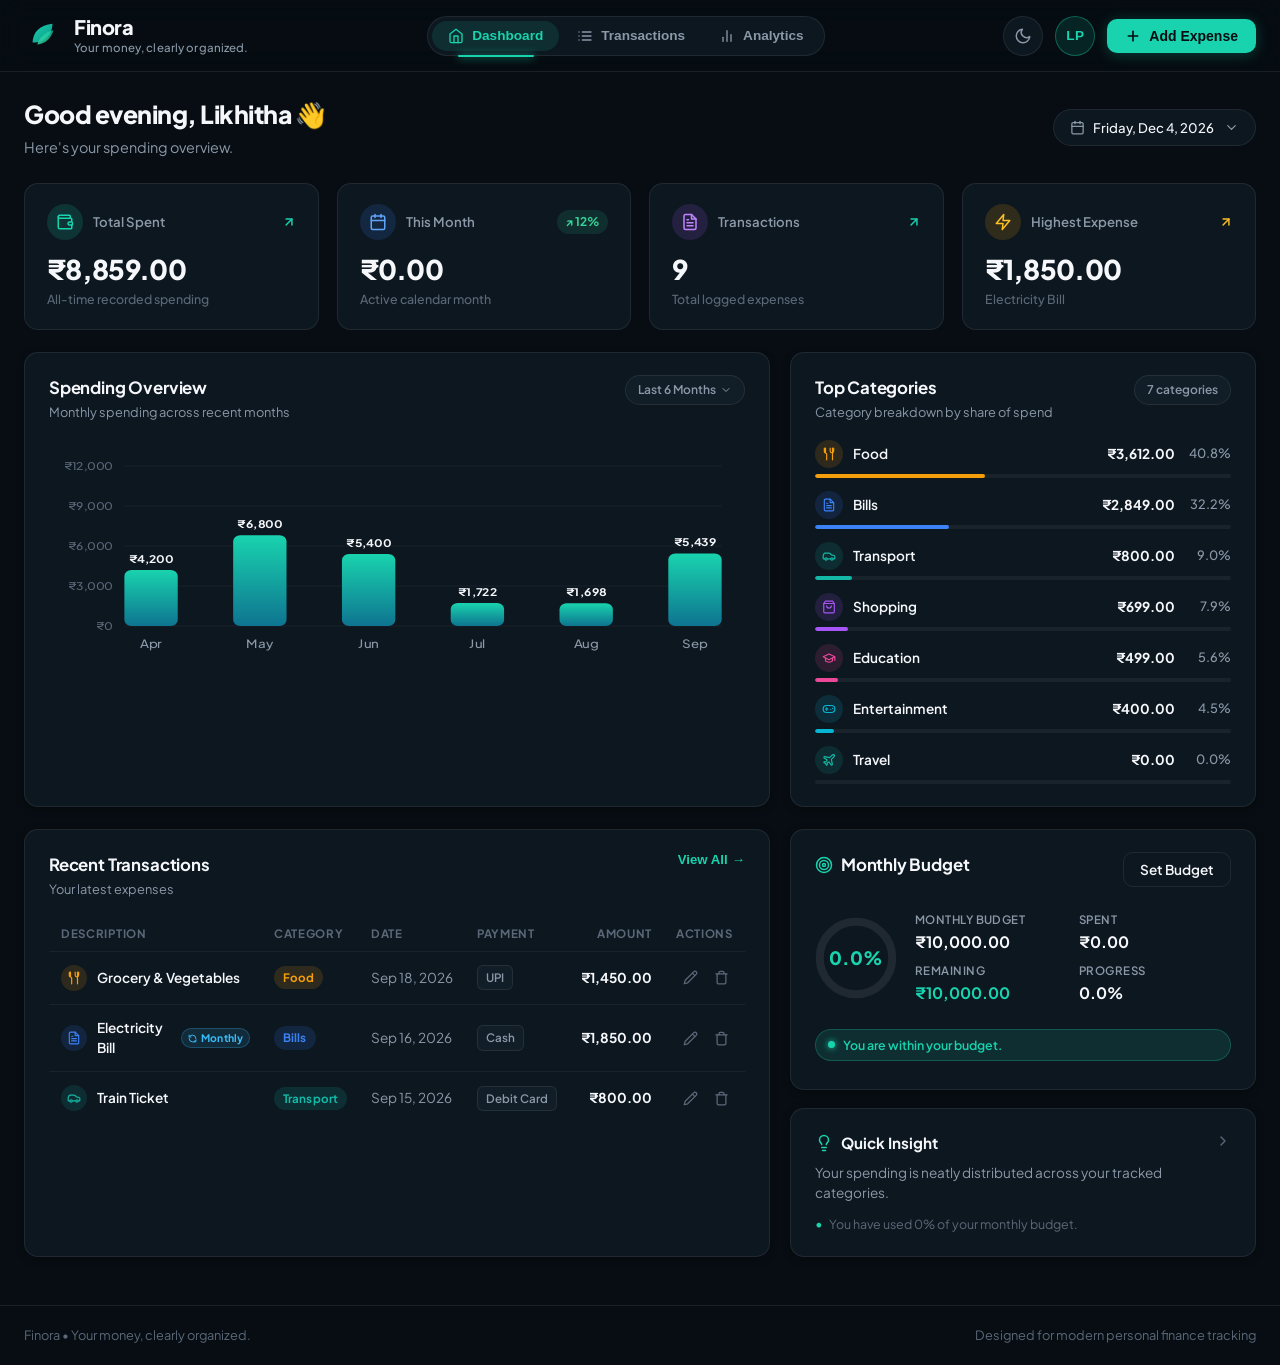
<file: index.html>
<!DOCTYPE html>
<html lang="en">
<head>
  <meta charset="UTF-8">
  <meta name="viewport" content="width=device-width, initial-scale=1.0">
  <script>
    // Safeguard window.fetch with getter and setter to support preview environments that patch fetch
    (function() {
      try {
        var _fetch = typeof window.fetch === 'function' ? window.fetch.bind(window) : null;
        try {
          Object.defineProperty(window, 'fetch', {
            get: function() {
              return _fetch;
            },
            set: function(fn) {
              _fetch = fn;
            },
            configurable: true,
            enumerable: true
          });
        } catch (e) {}

        try {
          if (typeof Window !== 'undefined' && Window.prototype) {
            Object.defineProperty(Window.prototype, 'fetch', {
              get: function() {
                return _fetch;
              },
              set: function(fn) {
                _fetch = fn;
              },
              configurable: true,
              enumerable: true
            });
          }
        } catch (e) {}
      } catch (err) {}
    })();
  </script>
  <title>Finora - Your money, clearly organized.</title>
  <meta name="description" content="A clean, modern personal finance dashboard for tracking expenses, analyzing spending habits, and organizing transactions.">
  <meta property="og:title" content="Finora - Your money, clearly organized.">
  <meta property="og:description" content="A clean, modern personal finance dashboard for tracking expenses, analyzing spending habits, and organizing transactions.">
  <link rel="stylesheet" href="/style.css">
</head>
<body>

  <!-- Top Navigation Bar -->
  <header class="site-header">
    <div class="container header-container">
      
      <!-- Brand Logo & Name -->
      <a class="brand" onclick="switchTab('dashboard')" title="Finora Home">
        <div class="brand-icon-wrapper">
          <!-- Sleek Geometric Finora Fintech Logo (Dual Petal / Growth Curves) -->
          <svg width="34" height="34" viewBox="0 0 36 36" fill="none" xmlns="http://www.w3.org/2000/svg">
            <defs>
              <linearGradient id="finoraGrad1" x1="0%" y1="0%" x2="100%" y2="100%">
                <stop offset="0%" stop-color="#19D3AE" />
                <stop offset="100%" stop-color="#0D9488" />
              </linearGradient>
              <linearGradient id="finoraGrad2" x1="0%" y1="100%" x2="100%" y2="0%">
                <stop offset="0%" stop-color="#34D399" />
                <stop offset="100%" stop-color="#19D3AE" stop-opacity="0.8" />
              </linearGradient>
            </defs>
            <path d="M7 26C7 15 15 7 28 6C28 17 21 25 10 26C8.8 26 7.8 26 7 26Z" fill="url(#finoraGrad1)" />
            <path d="M12 28C14 21 20 15 29 13C27 21 21 27 13 28C12.6 28 12.3 28 12 28Z" fill="url(#finoraGrad2)" opacity="0.85" />
          </svg>
        </div>
        <div class="brand-info">
          <div class="brand-title">Finora</div>
          <div class="brand-tagline">Your money, clearly organized.</div>
        </div>
      </a>

      <!-- Center Navigation Tabs -->
      <nav class="nav-tabs" aria-label="Main Navigation">
        <button class="nav-tab active" id="tabBtnDashboard" onclick="switchTab('dashboard')">
          <svg viewBox="0 0 24 24" fill="none" stroke="currentColor" stroke-width="2" stroke-linecap="round" stroke-linejoin="round">
            <path d="m3 9 9-7 9 7v11a2 2 0 0 1-2 2H5a2 2 0 0 1-2-2z"/>
            <polyline points="9 22 9 12 15 12 15 22"/>
          </svg>
          <span>Dashboard</span>
        </button>
        <button class="nav-tab" id="tabBtnTransactions" onclick="switchTab('transactions')">
          <svg viewBox="0 0 24 24" fill="none" stroke="currentColor" stroke-width="2" stroke-linecap="round" stroke-linejoin="round">
            <line x1="8" x2="21" y1="6" y2="6"/>
            <line x1="8" x2="21" y1="12" y2="12"/>
            <line x1="8" x2="21" y1="18" y2="18"/>
            <line x1="3" x2="3.01" y1="6" y2="6"/>
            <line x1="3" x2="3.01" y1="12" y2="12"/>
            <line x1="3" x2="3.01" y1="18" y2="18"/>
          </svg>
          <span>Transactions</span>
        </button>
        <button class="nav-tab" id="tabBtnAnalytics" onclick="switchTab('analytics')">
          <svg viewBox="0 0 24 24" fill="none" stroke="currentColor" stroke-width="2" stroke-linecap="round" stroke-linejoin="round">
            <line x1="18" x2="18" y1="20" y2="10"/>
            <line x1="12" x2="12" y1="20" y2="4"/>
            <line x1="6" x2="6" y1="20" y2="14"/>
          </svg>
          <span>Analytics</span>
        </button>
      </nav>

      <!-- Right Actions: Theme Toggle + User Profile + Add Expense Button -->
      <div class="header-actions">
        <button class="theme-toggle-btn" id="themeToggleBtn" onclick="toggleTheme()" title="Switch Theme (Dark / Light)" aria-label="Toggle dark/light theme">
          <span class="theme-icon-dark" id="themeIconDark">
            <svg viewBox="0 0 24 24" fill="none" stroke="currentColor" stroke-width="2" stroke-linecap="round" stroke-linejoin="round">
              <path d="M21 12.79A9 9 0 1 1 11.21 3 7 7 0 0 0 21 12.79z"/>
            </svg>
          </span>
          <span class="theme-icon-light" id="themeIconLight" style="display: none;">
            <svg viewBox="0 0 24 24" fill="none" stroke="currentColor" stroke-width="2" stroke-linecap="round" stroke-linejoin="round">
              <circle cx="12" cy="12" r="5"/>
              <line x1="12" y1="1" x2="12" y2="3"/>
              <line x1="12" y1="21" x2="12" y2="23"/>
              <line x1="4.22" y1="4.22" x2="5.64" y2="5.64"/>
              <line x1="18.36" y1="18.36" x2="19.78" y2="19.78"/>
              <line x1="1" y1="12" x2="3" y2="12"/>
              <line x1="21" y1="12" x2="23" y2="12"/>
              <line x1="4.22" y1="19.78" x2="5.64" y2="18.36"/>
              <line x1="18.36" y1="5.64" x2="19.78" y2="4.22"/>
            </svg>
          </span>
        </button>
        <!-- Profile Menu Container with Avatar Initials & Modern Dropdown -->
        <div class="profile-menu-container" id="profileMenuContainer">
          <button class="btn-profile" id="btnProfile" onclick="toggleProfileDropdown(event)" title="Profile &amp; Account Settings" aria-label="Open Profile Menu" aria-haspopup="true" aria-expanded="false">
            <span class="profile-initials" id="headerProfileInitials">LR</span>
          </button>
          
          <div class="profile-dropdown-menu" id="profileDropdownMenu" role="menu" aria-label="User profile options">
            <div class="profile-dropdown-header">
              <div class="profile-dropdown-avatar" id="dropdownAvatar">LR</div>
              <div class="profile-dropdown-meta">
                <div class="profile-dropdown-name" id="dropdownDisplayName">Likhitha Reddy</div>
                <div class="profile-dropdown-subtitle">Personal account</div>
              </div>
            </div>
            <div class="profile-dropdown-divider"></div>
            <button class="profile-dropdown-item" onclick="openProfileModal()" role="menuitem">
              <svg viewBox="0 0 24 24" fill="none" stroke="currentColor" stroke-width="2" stroke-linecap="round" stroke-linejoin="round">
                <path d="M19 21v-2a4 4 0 0 0-4-4H9a4 4 0 0 0-4 4v2"/>
                <circle cx="12" cy="7" r="4"/>
              </svg>
              <span>Profile</span>
            </button>
            <button class="profile-dropdown-item" onclick="openProfileModal(true)" role="menuitem">
              <svg viewBox="0 0 24 24" fill="none" stroke="currentColor" stroke-width="2" stroke-linecap="round" stroke-linejoin="round">
                <path d="M17 3a2.85 2.83 0 1 1 4 4L7.5 20.5 2 22l1.5-5.5Z"/>
                <path d="m15 5 4 4"/>
              </svg>
              <span>Edit Profile</span>
            </button>
            <button class="profile-dropdown-item" onclick="toggleThemeFromMenu()" role="menuitem">
              <svg viewBox="0 0 24 24" fill="none" stroke="currentColor" stroke-width="2" stroke-linecap="round" stroke-linejoin="round">
                <circle cx="12" cy="12" r="9"/>
                <path d="M12 3a9 9 0 0 1 0 18z" fill="currentColor"/>
              </svg>
              <span id="dropdownThemeLabel">Theme</span>
            </button>
          </div>
        </div>
        <button class="btn btn-primary" id="openAddModalBtn" onclick="openExpenseModal()" title="Add New Expense">
          <svg viewBox="0 0 24 24" fill="none" stroke="currentColor" stroke-width="2.5" stroke-linecap="round" stroke-linejoin="round" width="16" height="16">
            <line x1="12" x2="12" y1="5" y2="19"/>
            <line x1="5" x2="19" y1="12" y2="12"/>
          </svg>
          <span>Add Expense</span>
        </button>
      </div>

    </div>
  </header>

  <!-- Main Content Container -->
  <main class="container">

    <!-- Dynamic Greeting & Date Header -->
    <div class="page-intro">
      <div>
        <h1 class="greeting-title" id="pageHeading">
          <span id="greetingText">Good afternoon</span> 👋
        </h1>
        <p class="greeting-subtitle" id="pageSubheading">Here's your spending overview.</p>
      </div>
      <div class="date-pill" id="currentDatePill" title="Active Calendar Filter">
        <svg viewBox="0 0 24 24" fill="none" stroke="currentColor" stroke-width="2" stroke-linecap="round" stroke-linejoin="round">
          <rect width="18" height="18" x="3" y="4" rx="2" ry="2"/>
          <line x1="16" x2="16" y1="2" y2="6"/>
          <line x1="8" x2="8" y1="2" y2="6"/>
          <line x1="3" x2="21" y1="10" y2="10"/>
        </svg>
        <span id="formattedCurrentDate">Sunday, Sep 20, 2026</span>
        <svg class="date-chevron" viewBox="0 0 24 24" fill="none" stroke="currentColor" stroke-width="2" stroke-linecap="round" stroke-linejoin="round">
          <polyline points="6 9 12 15 18 9"/>
        </svg>
      </div>
    </div>

    <!-- ====================================================================
         VIEW 1: DASHBOARD
         ==================================================================== -->
    <div class="app-view active" id="viewDashboard">
      
      <!-- 4 Statistics Cards -->
      <section class="stats-grid" aria-label="Key Financial Metrics">
        
        <!-- 1. Total Spent -->
        <div class="stat-card">
          <div class="stat-header">
            <div class="stat-badge-left">
              <div class="stat-icon-wrapper icon-teal">
                <svg viewBox="0 0 24 24" fill="none" stroke="currentColor" stroke-width="2" stroke-linecap="round" stroke-linejoin="round">
                  <path d="M19 7V4a1 1 0 0 0-1-1H5a2 2 0 0 0 0 4h15a1 1 0 0 1 1 1v4h-3a2 2 0 0 0 0 4h3a1 1 0 0 0 1-1v-2a1 1 0 0 0-1-1"/>
                  <path d="M3 5v14a2 2 0 0 0 2 2h15a1 1 0 0 0 1-1v-4"/>
                </svg>
              </div>
              <span class="stat-label">Total Spent</span>
            </div>
            <span class="stat-trend trend-teal" title="Positive trend">
              <svg viewBox="0 0 24 24" fill="none" stroke="currentColor" stroke-width="2.5" stroke-linecap="round" stroke-linejoin="round" width="14" height="14">
                <line x1="7" y1="17" x2="17" y2="7"/>
                <polyline points="7 7 17 7 17 17"/>
              </svg>
            </span>
          </div>
          <div class="stat-value" id="statTotalSpent">₹8,859.00</div>
          <div class="stat-subtext">All-time recorded spending</div>
        </div>

        <!-- 2. This Month -->
        <div class="stat-card">
          <div class="stat-header">
            <div class="stat-badge-left">
              <div class="stat-icon-wrapper icon-blue">
                <svg viewBox="0 0 24 24" fill="none" stroke="currentColor" stroke-width="2" stroke-linecap="round" stroke-linejoin="round">
                  <rect width="18" height="18" x="3" y="4" rx="2" ry="2"/>
                  <line x1="16" x2="16" y1="2" y2="6"/>
                  <line x1="8" x2="8" y1="2" y2="6"/>
                  <line x1="3" x2="21" y1="10" y2="10"/>
                </svg>
              </div>
              <span class="stat-label">This Month</span>
            </div>
            <span class="stat-trend trend-green-badge">
              ↗ 12%
            </span>
          </div>
          <div class="stat-value" id="statThisMonth">₹5,439.00</div>
          <div class="stat-subtext" id="statThisMonthSub">Active calendar month</div>
        </div>

        <!-- 3. Transactions -->
        <div class="stat-card">
          <div class="stat-header">
            <div class="stat-badge-left">
              <div class="stat-icon-wrapper icon-purple">
                <svg viewBox="0 0 24 24" fill="none" stroke="currentColor" stroke-width="2" stroke-linecap="round" stroke-linejoin="round">
                  <path d="M14 2H6a2 2 0 0 0-2 2v16a2 2 0 0 0 2 2h12a2 2 0 0 0 2-2V8z"/>
                  <polyline points="14 2 14 8 20 8"/>
                  <line x1="16" x2="8" y1="13" y2="13"/>
                  <line x1="16" x2="8" y1="17" y2="17"/>
                  <polyline points="10 9 9 9 8 9"/>
                </svg>
              </div>
              <span class="stat-label">Transactions</span>
            </div>
            <span class="stat-trend trend-teal">
              <svg viewBox="0 0 24 24" fill="none" stroke="currentColor" stroke-width="2.5" stroke-linecap="round" stroke-linejoin="round" width="14" height="14">
                <line x1="7" y1="17" x2="17" y2="7"/>
                <polyline points="7 7 17 7 17 17"/>
              </svg>
            </span>
          </div>
          <div class="stat-value" id="statTxCount">9</div>
          <div class="stat-subtext">Total logged expenses</div>
        </div>

        <!-- 4. Highest Expense -->
        <div class="stat-card">
          <div class="stat-header">
            <div class="stat-badge-left">
              <div class="stat-icon-wrapper icon-amber">
                <svg viewBox="0 0 24 24" fill="none" stroke="currentColor" stroke-width="2" stroke-linecap="round" stroke-linejoin="round">
                  <polygon points="13 2 3 14 12 14 11 22 21 10 12 10 13 2"/>
                </svg>
              </div>
              <span class="stat-label">Highest Expense</span>
            </div>
            <span class="stat-trend trend-amber">
              <svg viewBox="0 0 24 24" fill="none" stroke="currentColor" stroke-width="2.5" stroke-linecap="round" stroke-linejoin="round" width="14" height="14">
                <line x1="7" y1="17" x2="17" y2="7"/>
                <polyline points="7 7 17 7 17 17"/>
              </svg>
            </span>
          </div>
          <div class="stat-value" id="statHighestSpend">₹1,850.00</div>
          <div class="stat-subtext" id="statHighestDesc">Electricity & Utility Bill</div>
        </div>

      </section>

      <!-- Middle Grid: Spending Overview (Left) & Top Categories (Right) -->
      <section class="middle-grid">
        
        <!-- Spending Overview Chart Card -->
        <div class="card">
          <div class="card-header">
            <div class="card-title-group">
              <h2 class="card-title">Spending Overview</h2>
              <span class="card-description">Monthly spending across recent months</span>
            </div>
            <div class="header-badge-pill">
              <span>Last 6 Months</span>
              <svg viewBox="0 0 24 24" fill="none" stroke="currentColor" stroke-width="2" stroke-linecap="round" stroke-linejoin="round" width="12" height="12">
                <polyline points="6 9 12 15 18 9"/>
              </svg>
            </div>
          </div>

          <div class="chart-container" id="monthlyChartWrapper">
            <svg class="chart-svg" id="monthlySpendChart" viewBox="0 0 600 220" preserveAspectRatio="none">
              <!-- Dynamically populated by renderMonthlyChart() in script.js -->
            </svg>
          </div>
        </div>

        <!-- Top Categories Breakdown Card -->
        <div class="card">
          <div class="card-header">
            <div class="card-title-group">
              <h2 class="card-title">Top Categories</h2>
              <span class="card-description">Category breakdown by share of spend</span>
            </div>
            <div class="header-badge-pill" id="categoriesCountPill">
              6 categories
            </div>
          </div>

          <div class="categories-list" id="dashboardCategoriesList">
            <!-- Dynamically populated by renderTopCategories() in script.js -->
          </div>
        </div>

      </section>

      <!-- Bottom Grid: Recent Transactions (Left) & Monthly Budget + Quick Insight (Right Stack) -->
      <section class="bottom-grid">
        
        <!-- Recent Transactions Card -->
        <div class="card">
          <div class="card-header">
            <div class="card-title-group">
              <h2 class="card-title">Recent Transactions</h2>
              <span class="card-description">Your latest expenses</span>
            </div>
            <button class="header-link-btn" onclick="switchTab('transactions')">
              <span>View All</span>
              <span>&rarr;</span>
            </button>
          </div>

          <div class="table-responsive">
            <table class="recent-tx-table">
              <thead>
                <tr>
                  <th>Description</th>
                  <th>Category</th>
                  <th>Date</th>
                  <th>Payment</th>
                  <th style="text-align: right;">Amount</th>
                  <th style="text-align: right; width: 70px;">Actions</th>
                </tr>
              </thead>
              <tbody id="recentTransactionsList">
                <!-- Dynamically populated by renderRecentTransactions() in script.js -->
              </tbody>
            </table>
          </div>

          <!-- Empty State -->
          <div class="empty-state" id="dashboardEmptyState" style="display: none;">
            <div class="empty-icon-circle">
              <svg viewBox="0 0 24 24" fill="none" stroke="currentColor" stroke-width="2" stroke-linecap="round" stroke-linejoin="round">
                <circle cx="12" cy="12" r="10"/>
                <line x1="12" y1="8" x2="12" y2="12"/>
                <line x1="12" y1="16" x2="12.01" y2="16"/>
              </svg>
            </div>
            <h3 class="empty-title">No expenses recorded yet</h3>
            <p class="empty-description">Add your first expense to begin analyzing your spending habits.</p>
            <button class="btn btn-primary btn-sm" onclick="openExpenseModal()">
              + Add Expense
            </button>
          </div>
        </div>

        <!-- Right Stack: Monthly Budget & Quick Insight -->
        <div class="right-column-stack">
          
          <!-- Monthly Budget Card -->
          <div class="card">
            <div class="card-header">
              <div class="card-title-group">
                <div style="display: flex; align-items: center; gap: 8px;">
                  <svg viewBox="0 0 24 24" fill="none" stroke="var(--primary)" stroke-width="2" stroke-linecap="round" stroke-linejoin="round" width="18" height="18">
                    <circle cx="12" cy="12" r="10"/>
                    <circle cx="12" cy="12" r="6"/>
                    <circle cx="12" cy="12" r="2"/>
                  </svg>
                  <h2 class="card-title">Monthly Budget</h2>
                </div>
              </div>
              <button class="btn btn-outline btn-sm" onclick="openBudgetModal()" title="Adjust Monthly Budget">
                Set Budget
              </button>
            </div>

            <div class="budget-card-body" style="flex-direction: column; align-items: stretch; gap: 14px;">
              <div style="display: flex; align-items: center; gap: 18px;">
                <!-- Circular Progress Ring (e.g. 54.4%) -->
                <div class="budget-circle-box">
                  <svg class="budget-circle-svg" viewBox="0 0 36 36">
                    <!-- Background Track -->
                    <path
                      d="M18 2.0845 a 15.9155 15.9155 0 0 1 0 31.831 a 15.9155 15.9155 0 0 1 0 -31.831"
                      fill="none"
                      stroke="rgba(255, 255, 255, 0.08)"
                      stroke-width="3.5"
                    />
                    <!-- Animated Teal Progress Stroke -->
                    <path
                      id="budgetCircleProgress"
                      d="M18 2.0845 a 15.9155 15.9155 0 0 1 0 31.831 a 15.9155 15.9155 0 0 1 0 -31.831"
                      fill="none"
                      stroke="#19D3AE"
                      stroke-width="3.5"
                      stroke-dasharray="100, 100"
                      stroke-dashoffset="46"
                      stroke-linecap="round"
                      style="transition: stroke-dashoffset 0.5s ease, stroke 0.3s ease;"
                    />
                  </svg>
                  <div class="budget-circle-center-text" id="budgetCirclePercentText">54.4%</div>
                </div>

                <!-- Stats Breakdown Grid -->
                <div class="budget-details-grid">
                  <div class="budget-detail-item">
                    <span class="detail-lbl">Monthly Budget</span>
                    <span class="detail-val" id="budgetLimitDisplay">₹10,000.00</span>
                  </div>
                  <div class="budget-detail-item">
                    <span class="detail-lbl">Spent</span>
                    <span class="detail-val" id="budgetSpentDisplay" style="color: var(--text-primary);">₹5,439.00</span>
                  </div>
                  <div class="budget-detail-item">
                    <span class="detail-lbl">Remaining</span>
                    <span class="detail-val" id="budgetRemainingDisplay" style="color: var(--primary);">₹4,561.00</span>
                  </div>
                  <div class="budget-detail-item">
                    <span class="detail-lbl">Progress</span>
                    <span class="detail-val" id="budgetProgressPercentVal">54.4%</span>
                  </div>
                </div>
              </div>

              <!-- Visual Status State (Normal / Near limit / Exceeded) -->
              <div class="budget-status-pill budget-status-normal" id="budgetStatusPill">
                <span class="budget-status-dot"></span>
                <span id="budgetStatusText">You are within your budget.</span>
              </div>
            </div>
          </div>

          <!-- Quick Insight Card -->
          <div class="card insight-card" onclick="switchTab('analytics')" title="View deeper insights in Analytics">
            <div class="insight-card-header">
              <div class="insight-title-group">
                <div class="insight-icon-bulb">
                  <svg viewBox="0 0 24 24" fill="none" stroke="currentColor" stroke-width="2" stroke-linecap="round" stroke-linejoin="round">
                    <path d="M15 14c.2-1 .7-1.7 1.5-2.5 1-.9 1.5-2.2 1.5-3.5A6 6 0 0 0 6 8c0 1 .2 2.2 1.5 3.5.7.7 1.3 1.5 1.5 2.5"/>
                    <path d="M9 18h6"/>
                    <path d="M10 22h4"/>
                  </svg>
                </div>
                <h2 class="insight-card-title">Quick Insight</h2>
              </div>
              <div class="insight-chevron">
                <svg viewBox="0 0 24 24" fill="none" stroke="currentColor" stroke-width="2" stroke-linecap="round" stroke-linejoin="round">
                  <polyline points="9 18 15 12 9 6"/>
                </svg>
              </div>
            </div>
            <p class="insight-card-text" id="quickInsightText">
              Food is your highest spending category this month (33.5%).
            </p>
            <div id="quickInsightSubPoints" style="margin-top: 10px; display: flex; flex-direction: column; gap: 6px; font-size: 0.78rem; color: var(--text-muted);">
              <!-- Injected by JavaScript based on actual data -->
            </div>
          </div>

        </div>

      </section>

    </div>

    <!-- ====================================================================
         VIEW 2: TRANSACTIONS PAGE
         ==================================================================== -->
    <div class="app-view" id="viewTransactions">
      
      <!-- Filters Toolbar -->
      <section class="filter-bar">
        <div class="filter-inputs-group">
          
          <!-- Search input -->
          <div class="search-input-wrapper">
            <svg class="search-icon" viewBox="0 0 24 24" fill="none" stroke="currentColor" stroke-width="2" stroke-linecap="round" stroke-linejoin="round">
              <circle cx="11" cy="11" r="8"/>
              <line x1="21" x2="16.65" y1="21" y2="16.65"/>
            </svg>
            <input type="text" id="txSearchInput" class="input-field" placeholder="Search by description...">
          </div>

          <!-- Category Filter -->
          <select id="txCategoryFilter" class="select-field" style="width: auto; min-width: 140px;" aria-label="Filter by Category">
            <option value="">All Categories</option>
            <option value="Food">Food</option>
            <option value="Transport">Transport</option>
            <option value="Bills">Bills</option>
            <option value="Shopping">Shopping</option>
            <option value="Education">Education</option>
            <option value="Entertainment">Entertainment</option>
            <option value="Health">Health</option>
            <option value="Other">Other</option>
          </select>

          <!-- Payment Filter -->
          <select id="txPaymentFilter" class="select-field" style="width: auto; min-width: 150px;" aria-label="Filter by Payment Method">
            <option value="">All Payment Methods</option>
            <option value="UPI">UPI</option>
            <option value="Cash">Cash</option>
            <option value="Debit Card">Debit Card</option>
            <option value="Credit Card">Credit Card</option>
            <option value="Other">Other</option>
          </select>

          <!-- Recurring Filter -->
          <select id="txRecurringFilter" class="select-field" style="width: auto; min-width: 135px;" aria-label="Filter by Recurring">
            <option value="">All Expenses</option>
            <option value="recurring">Recurring Only</option>
            <option value="non-recurring">Non-Recurring</option>
          </select>

          <!-- Quick Date Range Filter -->
          <select id="txDateRangeSelect" class="select-field" style="width: auto; min-width: 140px;" onchange="handleTxDateRangeChange()" aria-label="Filter by Date Range">
            <option value="all">All Time</option>
            <option value="last7">Last 7 Days</option>
            <option value="thisMonth">This Month</option>
            <option value="last3Months">Last 3 Months</option>
            <option value="thisYear">This Year</option>
            <option value="custom">Custom Range</option>
          </select>

          <!-- Custom Date Range Picker (Shown when Custom Range is selected) -->
          <div class="custom-range-row" id="txCustomRangeBox" style="display: none; align-items: center; gap: 6px;">
            <input type="date" id="txStartDate" class="input-field" onchange="applyTxFilters()" aria-label="Start Date">
            <span style="color: var(--text-muted); font-size: 0.8rem;">to</span>
            <input type="date" id="txEndDate" class="input-field" onchange="applyTxFilters()" aria-label="End Date">
            <div class="date-range-error" id="txDateRangeError">Start date cannot be after end date.</div>
          </div>

          <!-- Export CSV Button -->
          <button class="btn btn-secondary btn-sm" id="txExportCsvBtn" onclick="exportFilteredTxCSV()" title="Export transactions to CSV">
            <svg viewBox="0 0 24 24" fill="none" stroke="currentColor" stroke-width="2" stroke-linecap="round" stroke-linejoin="round" width="15" height="15">
              <path d="M21 15v4a2 2 0 0 1-2 2H5a2 2 0 0 1-2-2v-4"/>
              <polyline points="7 10 12 15 17 10"/>
              <line x1="12" x2="12" y1="15" y2="3"/>
            </svg>
            <span>Export CSV</span>
          </button>

          <!-- Reset button -->
          <button class="btn btn-secondary btn-sm" id="txResetFiltersBtn" onclick="resetTxFilters()">
            Reset
          </button>
        </div>

        <div class="filter-results-badge">
          <span>Results:</span>
          <span class="filter-pill-count" id="txFilteredCount">0 expenses</span>
          <span style="font-weight: 700; color: var(--text-primary);" id="txFilteredTotal">₹0.00</span>
        </div>
      </section>

      <!-- Full Transactions Table -->
      <section class="table-card">
        <div class="table-responsive">
          <table class="data-table">
            <thead>
              <tr>
                <th>Description</th>
                <th>Category</th>
                <th>Date</th>
                <th>Payment</th>
                <th>Recurring</th>
                <th style="text-align: right;">Amount</th>
                <th style="text-align: right; width: 90px;">Actions</th>
              </tr>
            </thead>
            <tbody id="fullTransactionsTableBody">
              <!-- Injected by JavaScript -->
            </tbody>
          </table>
        </div>

        <!-- Table Empty State -->
        <div class="empty-state" id="txEmptyState" style="display: none;">
          <div class="empty-icon-circle">
            <svg viewBox="0 0 24 24" fill="none" stroke="currentColor" stroke-width="2" stroke-linecap="round" stroke-linejoin="round">
              <circle cx="12" cy="12" r="10"/>
              <line x1="12" y1="8" x2="12" y2="12"/>
              <line x1="12" y1="16" x2="12.01" y2="16"/>
            </svg>
          </div>
          <h3 class="empty-title">No transactions match your filters</h3>
          <p class="empty-description">Try adjusting your search criteria or resetting filters to see all recorded entries.</p>
          <button class="btn btn-secondary btn-sm" onclick="resetTxFilters()">
            Reset filters
          </button>
        </div>
      </section>

    </div>

    <!-- ====================================================================
         VIEW 3: ANALYTICS PAGE
         ==================================================================== -->
    <div class="app-view" id="viewAnalytics">
      
      <!-- Analytics Date Range Toolbar -->
      <div class="card" style="padding: 14px 20px; margin-bottom: 22px; display: flex; flex-wrap: wrap; align-items: center; justify-content: space-between; gap: 14px;">
        <div style="display: flex; align-items: center; gap: 10px; flex-wrap: wrap;">
          <span style="font-size: 0.8rem; font-weight: 700; color: var(--text-secondary); text-transform: uppercase; letter-spacing: 0.04em;">Date Range:</span>
          <div class="date-quick-pills" id="anDatePills">
            <button type="button" class="quick-date-btn" data-range="all" onclick="setAnalyticsDateRange('all')">All Time</button>
            <button type="button" class="quick-date-btn" data-range="last7" onclick="setAnalyticsDateRange('last7')">Last 7 Days</button>
            <button type="button" class="quick-date-btn active" data-range="thisMonth" onclick="setAnalyticsDateRange('thisMonth')">This Month</button>
            <button type="button" class="quick-date-btn" data-range="last3Months" onclick="setAnalyticsDateRange('last3Months')">Last 3 Months</button>
            <button type="button" class="quick-date-btn" data-range="thisYear" onclick="setAnalyticsDateRange('thisYear')">This Year</button>
            <button type="button" class="quick-date-btn" data-range="custom" onclick="setAnalyticsDateRange('custom')">Custom Range</button>
          </div>
        </div>

        <!-- Custom Range Inputs (Hidden unless Custom Range is active) -->
        <div class="custom-range-row" id="anCustomRangeBox" style="display: none; align-items: center; gap: 8px;">
          <input type="date" id="anStartDate" class="input-field" onchange="handleAnalyticsCustomDateChange()" aria-label="Start Date">
          <span style="color: var(--text-muted); font-size: 0.8rem;">to</span>
          <input type="date" id="anEndDate" class="input-field" onchange="handleAnalyticsCustomDateChange()" aria-label="End Date">
          <div class="date-range-error" id="anDateRangeError">Start date cannot be after end date.</div>
        </div>
      </div>

      <!-- Analytics Summary Metrics -->
      <section class="stats-grid" style="margin-bottom: 22px;">
        <div class="stat-card">
          <div class="stat-header">
            <div class="stat-badge-left">
              <div class="stat-icon-wrapper icon-teal">
                <svg viewBox="0 0 24 24" fill="none" stroke="currentColor" stroke-width="2" stroke-linecap="round" stroke-linejoin="round">
                  <path d="M12 2v20M17 5H9.5a3.5 3.5 0 0 0 0 7h5a3.5 3.5 0 0 1 0 7H6"/>
                </svg>
              </div>
              <span class="stat-label">Total Spending</span>
            </div>
          </div>
          <div class="stat-value" id="anTotalSpend">₹0.00</div>
          <div class="stat-subtext">Cumulative sum of all transactions</div>
        </div>

        <div class="stat-card">
          <div class="stat-header">
            <div class="stat-badge-left">
              <div class="stat-icon-wrapper icon-blue">
                <svg viewBox="0 0 24 24" fill="none" stroke="currentColor" stroke-width="2" stroke-linecap="round" stroke-linejoin="round">
                  <line x1="12" x2="12" y1="2" y2="22"/>
                  <path d="M17 5H9.5a3.5 3.5 0 0 0 0 7h5a3.5 3.5 0 0 1 0 7H6"/>
                </svg>
              </div>
              <span class="stat-label">Average Transaction</span>
            </div>
          </div>
          <div class="stat-value" id="anAvgTransaction">₹0.00</div>
          <div class="stat-subtext">Average spend per purchase</div>
        </div>

        <div class="stat-card">
          <div class="stat-header">
            <div class="stat-badge-left">
              <div class="stat-icon-wrapper icon-amber">
                <svg viewBox="0 0 24 24" fill="none" stroke="currentColor" stroke-width="2" stroke-linecap="round" stroke-linejoin="round">
                  <polygon points="13 2 3 14 12 14 11 22 21 10 12 10 13 2"/>
                </svg>
              </div>
              <span class="stat-label">Highest Expense</span>
            </div>
          </div>
          <div class="stat-value" id="anHighestExpense">₹0.00</div>
          <div class="stat-subtext">Maximum single purchase record</div>
        </div>

        <div class="stat-card">
          <div class="stat-header">
            <div class="stat-badge-left">
              <div class="stat-icon-wrapper icon-purple">
                <svg viewBox="0 0 24 24" fill="none" stroke="currentColor" stroke-width="2" stroke-linecap="round" stroke-linejoin="round">
                  <path d="M20.59 13.41l-7.17 7.17a2 2 0 0 1-2.83 0L2 12V2h10l8.59 8.59a2 2 0 0 1 0 2.82z"/>
                  <line x1="7" x2="7.01" y1="7" y2="7"/>
                </svg>
              </div>
              <span class="stat-label">Top Category</span>
            </div>
          </div>
          <div class="stat-value" id="anTopCategory">—</div>
          <div class="stat-subtext" id="anTopCategorySub">Highest expenditure category</div>
        </div>
      </section>

      <!-- Two Analytical Cards -->
      <section class="analytics-grid-two">
        
        <!-- Monthly Spending Chart -->
        <div class="card">
          <div class="card-header">
            <div class="card-title-group">
              <h2 class="card-title">Monthly Spending Trend</h2>
              <span class="card-description">Expenditure trend across recent calendar months</span>
            </div>
          </div>
          <div class="chart-container" id="anMonthlyChartWrapper">
            <svg class="chart-svg" id="anMonthlyChart" viewBox="0 0 600 220" preserveAspectRatio="none"></svg>
          </div>
        </div>

        <!-- Category Distribution Donut / Ring -->
        <div class="card">
          <div class="card-header">
            <div class="card-title-group">
              <h2 class="card-title">Category Distribution</h2>
              <span class="card-description">Proportion of spending by category</span>
            </div>
          </div>
          
          <div class="donut-chart-wrapper">
            <div class="donut-svg-box">
              <svg viewBox="0 0 100 100" id="anCategoryDonutSvg" width="100%" height="100%">
                <!-- Donut segments injected by JS -->
              </svg>
            </div>
            <div class="donut-legend" id="anCategoryDonutLegend">
              <!-- Legend injected by JS -->
            </div>
          </div>
        </div>

      </section>

      <!-- Payment Methods Share Card -->
      <section class="card">
        <div class="card-header">
          <div class="card-title-group">
            <h2 class="card-title">Payment Method Breakdown</h2>
            <span class="card-description">How your transactions are settled</span>
          </div>
        </div>
        <div class="categories-list" id="anPaymentMethodsList">
          <!-- Injected by JavaScript -->
        </div>
      </section>

    </div>

  </main>

  <!-- ====================================================================
       MODAL: ADD / EDIT EXPENSE
       ==================================================================== -->
  <div class="modal-overlay" id="expenseModalOverlay" role="dialog" aria-modal="true" aria-labelledby="modalTitle">
    <div class="modal-card">
      
      <div class="modal-header">
        <h2 class="modal-title" id="modalTitle">Add Expense</h2>
        <button class="modal-close-btn" onclick="closeExpenseModal()" aria-label="Close dialog">
          <svg viewBox="0 0 24 24" fill="none" stroke="currentColor" stroke-width="2" stroke-linecap="round" stroke-linejoin="round">
            <line x1="18" x2="6" y1="6" y2="18"/>
            <line x1="6" x2="18" y1="6" y2="18"/>
          </svg>
        </button>
      </div>

      <form id="expenseModalForm" onsubmit="handleModalSubmit(event)">
        <div class="modal-body">
          
          <!-- Description -->
          <div class="form-group">
            <label class="form-label" for="modalDesc">Description</label>
            <input type="text" id="modalDesc" class="input-field" placeholder="e.g., Grocery & Vegetables, Train Ticket" required>
            <div class="field-error-msg" id="modalDescError">Please enter an expense description.</div>
          </div>

          <!-- Amount -->
          <div class="form-group">
            <label class="form-label" for="modalAmount">Amount</label>
            <div class="input-prefix-wrapper">
              <span class="input-prefix">₹</span>
              <input type="number" id="modalAmount" class="input-field" placeholder="0.00" step="0.01" min="0.01" required>
            </div>
            <div class="field-error-msg" id="modalAmountError">Please enter a valid amount greater than 0.</div>
          </div>

          <!-- Category & Payment Method Row -->
          <div class="form-row form-group">
            <div>
              <label class="form-label" for="modalCategory">Category</label>
              <select id="modalCategory" class="select-field" style="width: 100%;" required>
                <option value="" disabled selected>Select category</option>
                <option value="Food">Food</option>
                <option value="Transport">Transport</option>
                <option value="Bills">Bills</option>
                <option value="Shopping">Shopping</option>
                <option value="Education">Education</option>
                <option value="Entertainment">Entertainment</option>
                <option value="Health">Health</option>
                <option value="Other">Other</option>
              </select>
              <div class="field-error-msg" id="modalCategoryError">Please select a category.</div>
            </div>

            <div>
              <label class="form-label" for="modalPayment">Payment Method</label>
              <select id="modalPayment" class="select-field" style="width: 100%;" required>
                <option value="" disabled selected>Select method</option>
                <option value="UPI">UPI</option>
                <option value="Cash">Cash</option>
                <option value="Debit Card">Debit Card</option>
                <option value="Credit Card">Credit Card</option>
                <option value="Other">Other</option>
              </select>
              <div class="field-error-msg" id="modalPaymentError">Please select a payment method.</div>
            </div>
          </div>

          <!-- Date -->
          <div class="form-group">
            <label class="form-label" for="modalDate">Date</label>
            <input type="date" id="modalDate" class="input-field" required>
            <div class="field-error-msg" id="modalDateError">Please select a transaction date.</div>
          </div>

          <!-- Recurring Option -->
          <div class="form-group">
            <label class="form-label">Recurring Expense</label>
            <div class="recurring-toggle-group">
              <label class="radio-chip">
                <input type="radio" name="modalRecurring" id="modalRecurringNo" value="false" checked onchange="toggleModalRecurringFreq(false)">
                <span>No</span>
              </label>
              <label class="radio-chip">
                <input type="radio" name="modalRecurring" id="modalRecurringYes" value="true" onchange="toggleModalRecurringFreq(true)">
                <span>Yes</span>
              </label>
            </div>
          </div>

          <!-- Recurring Frequency (Visible when Recurring is Yes) -->
          <div class="form-group" id="modalRecurringFreqGroup" style="display: none;">
            <label class="form-label" for="modalRecurringFreq">Recurring Frequency</label>
            <select id="modalRecurringFreq" class="select-field" style="width: 100%;">
              <option value="Weekly">Weekly</option>
              <option value="Monthly" selected>Monthly</option>
              <option value="Yearly">Yearly</option>
            </select>
          </div>

        </div>

        <div class="modal-footer">
          <button type="button" class="btn btn-secondary" onclick="closeExpenseModal()">Cancel</button>
          <button type="submit" class="btn btn-primary" id="modalSubmitBtn">Add Expense</button>
        </div>
      </form>

    </div>
  </div>

  <!-- ====================================================================
       MODAL: DELETE CONFIRMATION DIALOG
       ==================================================================== -->
  <div class="modal-overlay" id="deleteModalOverlay" role="dialog" aria-modal="true" aria-labelledby="deleteDialogTitle">
    <div class="modal-card modal-card-sm">
      <div class="delete-dialog-body">
        <div class="delete-dialog-icon">
          <svg viewBox="0 0 24 24" fill="none" stroke="currentColor" stroke-width="2" stroke-linecap="round" stroke-linejoin="round">
            <polyline points="3 6 5 6 21 6"/>
            <path d="M19 6v14a2 2 0 0 1-2 2H7a2 2 0 0 1-2-2V6m3 0V4a2 2 0 0 1 2-2h4a2 2 0 0 1 2 2v2"/>
            <line x1="10" y1="11" x2="10" y2="17"/>
            <line x1="14" y1="11" x2="14" y2="17"/>
          </svg>
        </div>
        <h3 class="delete-dialog-title" id="deleteDialogTitle">Delete Expense?</h3>
        <p class="delete-dialog-desc" id="deleteDialogDesc">
          Are you sure you want to delete this transaction? This action cannot be undone.
        </p>
      </div>
      <div class="delete-dialog-actions">
        <button type="button" class="btn btn-secondary" onclick="closeDeleteDialog()">Cancel</button>
        <button type="button" class="btn btn-danger" id="confirmDeleteActionBtn" onclick="confirmDeleteExpense()">Delete</button>
      </div>
    </div>
  </div>

  <!-- ====================================================================
       MODAL: SET MONTHLY BUDGET
       ==================================================================== -->
  <div class="modal-overlay" id="budgetModalOverlay" role="dialog" aria-modal="true" aria-labelledby="budgetModalTitle">
    <div class="modal-card modal-card-sm">
      
      <div class="modal-header">
        <h2 class="modal-title" id="budgetModalTitle">Set Monthly Budget</h2>
        <button class="modal-close-btn" onclick="closeBudgetModal()" aria-label="Close dialog">
          <svg viewBox="0 0 24 24" fill="none" stroke="currentColor" stroke-width="2" stroke-linecap="round" stroke-linejoin="round">
            <line x1="18" x2="6" y1="6" y2="18"/>
            <line x1="6" x2="18" y1="6" y2="18"/>
          </svg>
        </button>
      </div>

      <form id="budgetModalForm" onsubmit="handleBudgetSubmit(event)">
        <div class="modal-body">
          <p style="font-size: 0.85rem; color: var(--text-secondary); margin-bottom: 16px;">
            Set your target maximum spending limit for this month to monitor your budget progress on the dashboard.
          </p>

          <div class="form-group">
            <label class="form-label" for="budgetInput">Monthly Budget Limit</label>
            <div class="input-prefix-wrapper">
              <span class="input-prefix">₹</span>
              <input type="number" id="budgetInput" class="input-field" placeholder="10000.00" step="any" min="0.01" required>
            </div>
            <div class="field-error-msg" id="budgetInputError">Budget must be greater than 0.</div>
          </div>
        </div>

        <div class="modal-footer">
          <button type="button" class="btn btn-secondary" onclick="closeBudgetModal()">Cancel</button>
          <button type="submit" class="btn btn-primary" id="saveBudgetBtn">Save Budget</button>
        </div>
      </form>

    </div>
  </div>

  <!-- ====================================================================
       MODAL: USER PROFILE & ACCOUNT SETTINGS (Matches Screenshot Exactly)
       ==================================================================== -->
  <div class="modal-overlay" id="profileModalOverlay" role="dialog" aria-modal="true" aria-labelledby="profileModalTitle">
    <div class="modal-card modal-card-md" id="profileModalCard">
      
      <div class="modal-header">
        <div style="display: flex; align-items: center; gap: 10px;">
          <div class="profile-header-icon">
            <svg viewBox="0 0 24 24" fill="none" stroke="currentColor" stroke-width="2" stroke-linecap="round" stroke-linejoin="round" width="18" height="18">
              <path d="M19 21v-2a4 4 0 0 0-4-4H9a4 4 0 0 0-4 4v2"/>
              <circle cx="12" cy="7" r="4"/>
            </svg>
          </div>
          <h2 class="modal-title" id="profileModalTitle">Finora</h2>
        </div>
        <div style="display: flex; align-items: center; gap: 10px;">
          <button type="submit" form="profileModalForm" class="btn btn-primary" id="headerSaveProfileBtn" style="padding: 6px 14px; font-size: 0.82rem; height: 32px; display: inline-flex; align-items: center; gap: 6px;">
            <svg viewBox="0 0 24 24" fill="none" stroke="currentColor" stroke-width="2.5" stroke-linecap="round" stroke-linejoin="round" width="14" height="14">
              <polyline points="20 6 9 17 4 12"/>
            </svg>
            <span>Save</span>
          </button>
          <button class="modal-close-btn" onclick="closeProfileModal()" aria-label="Close dialog">
            <svg viewBox="0 0 24 24" fill="none" stroke="currentColor" stroke-width="2" stroke-linecap="round" stroke-linejoin="round">
              <line x1="18" x2="6" y1="6" y2="18"/>
              <line x1="6" x2="18" y1="6" y2="18"/>
            </svg>
          </button>
        </div>
      </div>

      <form id="profileModalForm" onsubmit="handleProfileSubmit(event)">
        <div class="modal-body profile-modal-body">
          
          <!-- User Identity Card -->
          <div class="profile-badge-card">
            <div class="profile-badge-avatar" id="modalProfileAvatar">LP</div>
            <div class="profile-badge-info">
              <div class="profile-badge-name-row">
                <span class="profile-badge-name" id="modalProfileDisplayName">Likhitha Puli</span>
                <span class="tier-badge">Pro Plan</span>
              </div>
              <div class="profile-badge-email" id="modalProfileDisplayEmail">likhithapuli2006@gmail.com</div>
            </div>
          </div>

          <!-- Quick Metrics Bar -->
          <div class="profile-stats-grid">
            <div class="profile-stat-box">
              <span class="profile-stat-label">Total Expenses</span>
              <span class="profile-stat-value" id="modalProfileExpensesCount">9</span>
            </div>
            <div class="profile-stat-box">
              <span class="profile-stat-label">Monthly Target</span>
              <span class="profile-stat-value" id="modalProfileBudgetValue">₹10,000.00</span>
            </div>
            <div class="profile-stat-box">
              <span class="profile-stat-label">Member Since</span>
              <span class="profile-stat-value" id="modalProfileMemberSince">Sep 2026</span>
            </div>
          </div>

          <!-- Section: Personal Information -->
          <div class="profile-section-title">Personal Information</div>

          <div class="form-row">
            <div class="form-group">
              <label class="form-label" for="profileNameInput">Full Name</label>
              <input type="text" id="profileNameInput" class="input-field" placeholder="Full Name" required autocomplete="name" oninput="handleProfileLivePreview()">
              <div class="field-error-msg" id="profileNameError" style="display: none;">Full name cannot be empty.</div>
            </div>
            <div class="form-group">
              <label class="form-label" for="profileEmailInput">Email Address</label>
              <input type="email" id="profileEmailInput" class="input-field" placeholder="Email Address" required autocomplete="email" oninput="handleProfileLivePreview()">
              <div class="field-error-msg" id="profileEmailError" style="display: none;">Please enter a valid email address.</div>
            </div>
          </div>

          <!-- Section: App Preferences -->
          <div class="profile-section-title">Preferences</div>

          <div class="form-row">
            <div class="form-group">
              <label class="form-label" for="profileCurrencySelect">Display Currency</label>
              <select id="profileCurrencySelect" class="select-field">
                <option value="INR|₹">₹ INR (Indian Rupee)</option>
                <option value="USD|$">$ USD (US Dollar)</option>
                <option value="EUR|€">€ EUR (Euro)</option>
                <option value="GBP|£">£ GBP (British Pound)</option>
                <option value="JPY|¥">¥ JPY (Japanese Yen)</option>
              </select>
            </div>
            <div class="form-group">
              <label class="form-label" for="profilePaymentSelect">Default Payment Method</label>
              <select id="profilePaymentSelect" class="select-field">
                <option value="UPI">UPI</option>
                <option value="Cash">Cash</option>
                <option value="Debit Card">Debit Card</option>
                <option value="Credit Card">Credit Card</option>
                <option value="Other">Other</option>
              </select>
            </div>
          </div>

          <!-- Section: Data Management -->
          <div class="profile-section-title">Data Management</div>
          <div class="profile-data-actions">
            <button type="button" class="btn btn-outline" id="exportCsvBtn" onclick="exportExpensesCSV()">
              <svg viewBox="0 0 24 24" fill="none" stroke="currentColor" stroke-width="2" stroke-linecap="round" stroke-linejoin="round" width="16" height="16">
                <path d="M21 15v4a2 2 0 0 1-2 2H5a2 2 0 0 1-2-2v-4"/>
                <polyline points="7 10 12 15 17 10"/>
                <line x1="12" y1="15" x2="12" y2="3"/>
              </svg>
              <span>Export CSV</span>
            </button>
            <button type="button" class="btn btn-outline" id="resetDataBtn" onclick="resetSampleData()">
              <svg viewBox="0 0 24 24" fill="none" stroke="currentColor" stroke-width="2" stroke-linecap="round" stroke-linejoin="round" width="16" height="16">
                <path d="M3 12a9 9 0 1 0 9-9 9.75 9.75 0 0 0-6.74 2.74L3 8"/>
                <path d="M3 3v5h5"/>
              </svg>
              <span>Reset Sample Data</span>
            </button>
          </div>

        </div>

        <div class="modal-footer">
          <div style="font-size: 0.78rem; color: var(--text-muted); margin-right: auto; display: flex; align-items: center; gap: 4px;">
            <svg viewBox="0 0 24 24" fill="none" stroke="currentColor" stroke-width="2" stroke-linecap="round" stroke-linejoin="round" width="14" height="14">
              <circle cx="12" cy="12" r="10"/>
              <line x1="12" y1="16" x2="12" y2="12"/>
              <line x1="12" y1="8" x2="12.01" y2="8"/>
            </svg>
            <span>Press Enter to save quickly</span>
          </div>
          <button type="button" class="btn btn-secondary" onclick="closeProfileModal()">Cancel</button>
          <button type="submit" class="btn btn-primary" id="saveProfileBtn" style="min-width: 140px; display: inline-flex; align-items: center; justify-content: center; gap: 8px;">
            <svg viewBox="0 0 24 24" fill="none" stroke="currentColor" stroke-width="2.5" stroke-linecap="round" stroke-linejoin="round" width="16" height="16">
              <polyline points="20 6 9 17 4 12"/>
            </svg>
            <span>Save Changes</span>
          </button>
        </div>
      </form>

    </div>
  </div>

  <!-- Toast Notification Container -->
  <div class="toast-container" id="toastContainer" aria-live="polite"></div>

  <!-- Site Footer -->
  <footer class="site-footer">
    <div class="container footer-content">
      <span>Finora &bull; Your money, clearly organized.</span>
      <span>Designed for modern personal finance tracking</span>
    </div>
  </footer>

  <!-- Vanilla JavaScript Logic -->
  <script src="/script.js"></script>
</body>
</html>
</file>
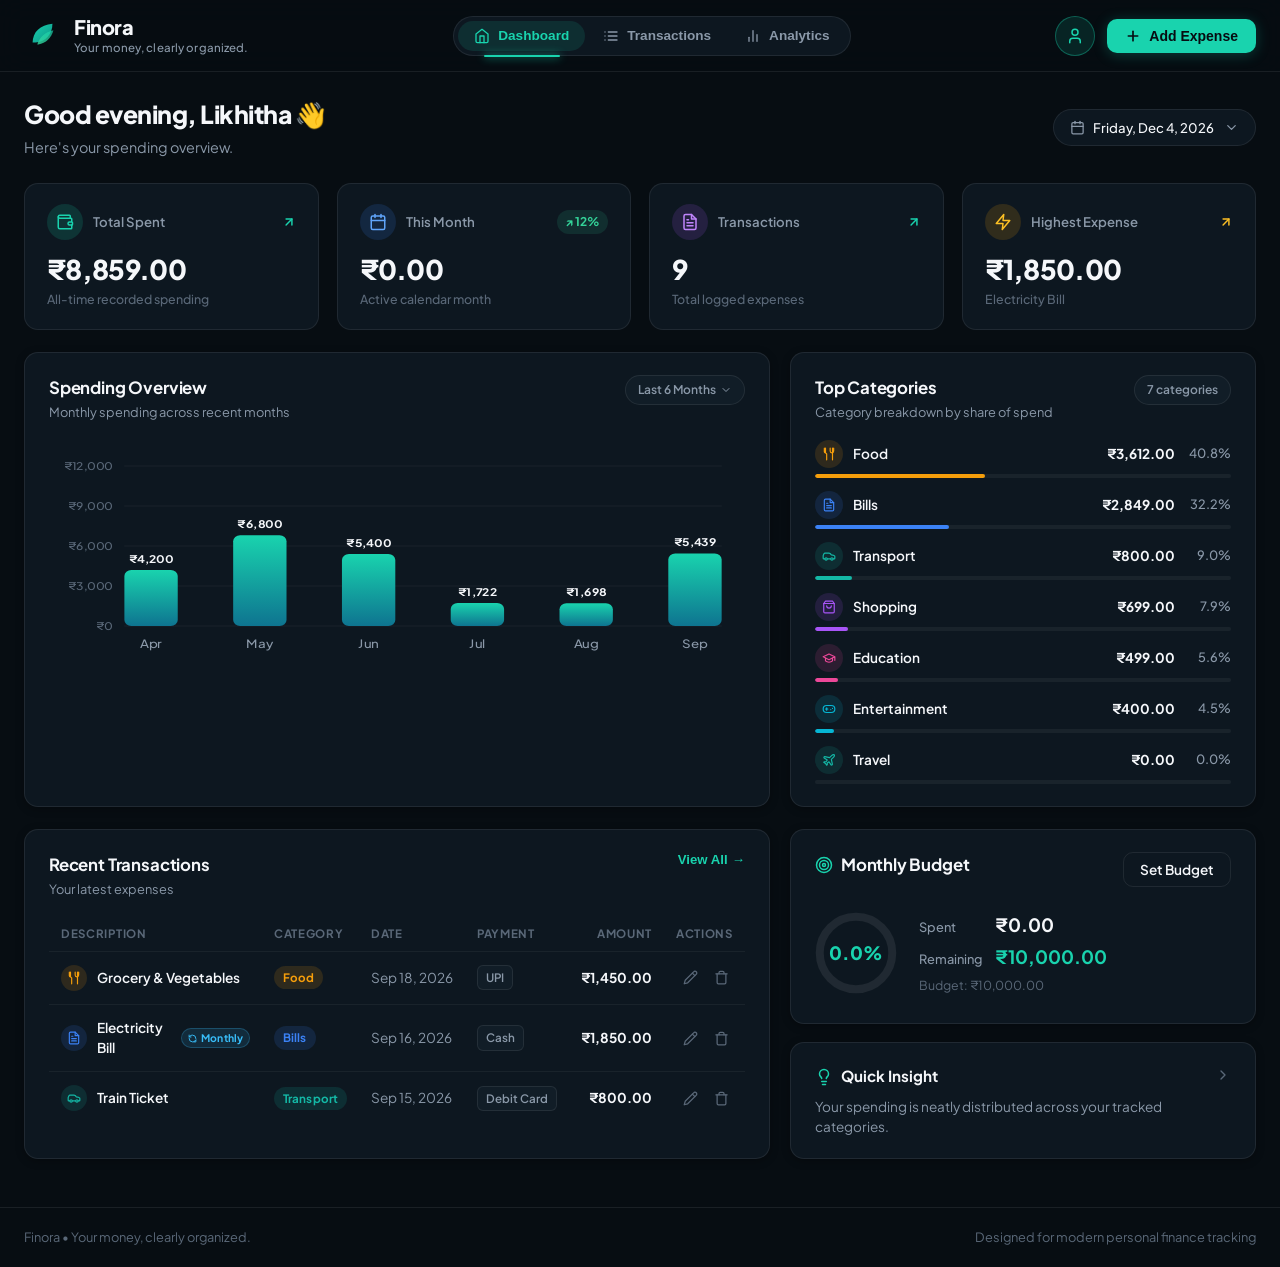
<file: frontend/index.html>
<!DOCTYPE html>
<html lang="en">
<head>
  <meta charset="UTF-8">
  <meta name="viewport" content="width=device-width, initial-scale=1.0">
  <script>
    // Safeguard window.fetch with getter and setter to support preview environments that patch fetch
    (function() {
      try {
        var _fetch = typeof window.fetch === 'function' ? window.fetch.bind(window) : null;
        try {
          Object.defineProperty(window, 'fetch', {
            get: function() {
              return _fetch;
            },
            set: function(fn) {
              _fetch = fn;
            },
            configurable: true,
            enumerable: true
          });
        } catch (e) {}

        try {
          if (typeof Window !== 'undefined' && Window.prototype) {
            Object.defineProperty(Window.prototype, 'fetch', {
              get: function() {
                return _fetch;
              },
              set: function(fn) {
                _fetch = fn;
              },
              configurable: true,
              enumerable: true
            });
          }
        } catch (e) {}
      } catch (err) {}
    })();
  </script>
  <title>Finora - Your money, clearly organized.</title>
  <meta name="description" content="A clean, modern personal finance dashboard for tracking expenses, analyzing spending habits, and organizing transactions.">
  <meta property="og:title" content="Finora - Your money, clearly organized.">
  <meta property="og:description" content="A clean, modern personal finance dashboard for tracking expenses, analyzing spending habits, and organizing transactions.">
  <link rel="stylesheet" href="/style.css">
</head>
<body>

  <!-- Top Navigation Bar -->
  <header class="site-header">
    <div class="container header-container">
      
      <!-- Brand Logo & Name -->
      <a class="brand" onclick="switchTab('dashboard')" title="Finora Home">
        <div class="brand-icon-wrapper">
          <!-- Sleek Geometric Finora Fintech Logo (Dual Petal / Growth Curves) -->
          <svg width="34" height="34" viewBox="0 0 36 36" fill="none" xmlns="http://www.w3.org/2000/svg">
            <defs>
              <linearGradient id="finoraGrad1" x1="0%" y1="0%" x2="100%" y2="100%">
                <stop offset="0%" stop-color="#19D3AE" />
                <stop offset="100%" stop-color="#0D9488" />
              </linearGradient>
              <linearGradient id="finoraGrad2" x1="0%" y1="100%" x2="100%" y2="0%">
                <stop offset="0%" stop-color="#34D399" />
                <stop offset="100%" stop-color="#19D3AE" stop-opacity="0.8" />
              </linearGradient>
            </defs>
            <path d="M7 26C7 15 15 7 28 6C28 17 21 25 10 26C8.8 26 7.8 26 7 26Z" fill="url(#finoraGrad1)" />
            <path d="M12 28C14 21 20 15 29 13C27 21 21 27 13 28C12.6 28 12.3 28 12 28Z" fill="url(#finoraGrad2)" opacity="0.85" />
          </svg>
        </div>
        <div class="brand-info">
          <div class="brand-title">Finora</div>
          <div class="brand-tagline">Your money, clearly organized.</div>
        </div>
      </a>

      <!-- Center Navigation Tabs -->
      <nav class="nav-tabs" aria-label="Main Navigation">
        <button class="nav-tab active" id="tabBtnDashboard" onclick="switchTab('dashboard')">
          <svg viewBox="0 0 24 24" fill="none" stroke="currentColor" stroke-width="2" stroke-linecap="round" stroke-linejoin="round">
            <path d="m3 9 9-7 9 7v11a2 2 0 0 1-2 2H5a2 2 0 0 1-2-2z"/>
            <polyline points="9 22 9 12 15 12 15 22"/>
          </svg>
          <span>Dashboard</span>
        </button>
        <button class="nav-tab" id="tabBtnTransactions" onclick="switchTab('transactions')">
          <svg viewBox="0 0 24 24" fill="none" stroke="currentColor" stroke-width="2" stroke-linecap="round" stroke-linejoin="round">
            <line x1="8" x2="21" y1="6" y2="6"/>
            <line x1="8" x2="21" y1="12" y2="12"/>
            <line x1="8" x2="21" y1="18" y2="18"/>
            <line x1="3" x2="3.01" y1="6" y2="6"/>
            <line x1="3" x2="3.01" y1="12" y2="12"/>
            <line x1="3" x2="3.01" y1="18" y2="18"/>
          </svg>
          <span>Transactions</span>
        </button>
        <button class="nav-tab" id="tabBtnAnalytics" onclick="switchTab('analytics')">
          <svg viewBox="0 0 24 24" fill="none" stroke="currentColor" stroke-width="2" stroke-linecap="round" stroke-linejoin="round">
            <line x1="18" x2="18" y1="20" y2="10"/>
            <line x1="12" x2="12" y1="20" y2="4"/>
            <line x1="6" x2="6" y1="20" y2="14"/>
          </svg>
          <span>Analytics</span>
        </button>
      </nav>

      <!-- Right Actions: User Profile + Add Expense Button -->
      <div class="header-actions">
        <button class="btn-profile" id="btnProfile" onclick="openProfileModal()" title="Profile & Account Settings" aria-label="Open Profile Settings">
          <svg viewBox="0 0 24 24" fill="none" stroke="currentColor" stroke-width="2" stroke-linecap="round" stroke-linejoin="round">
            <path d="M19 21v-2a4 4 0 0 0-4-4H9a4 4 0 0 0-4 4v2"/>
            <circle cx="12" cy="7" r="4"/>
          </svg>
        </button>
        <button class="btn btn-primary" id="openAddModalBtn" onclick="openExpenseModal()" title="Add New Expense">
          <svg viewBox="0 0 24 24" fill="none" stroke="currentColor" stroke-width="2.5" stroke-linecap="round" stroke-linejoin="round" width="16" height="16">
            <line x1="12" x2="12" y1="5" y2="19"/>
            <line x1="5" x2="19" y1="12" y2="12"/>
          </svg>
          <span>Add Expense</span>
        </button>
      </div>

    </div>
  </header>

  <!-- Main Content Container -->
  <main class="container">

    <!-- Dynamic Greeting & Date Header -->
    <div class="page-intro">
      <div>
        <h1 class="greeting-title" id="pageHeading">
          <span id="greetingText">Good afternoon</span> 👋
        </h1>
        <p class="greeting-subtitle" id="pageSubheading">Here's your spending overview.</p>
      </div>
      <div class="date-pill" id="currentDatePill" title="Active Calendar Filter">
        <svg viewBox="0 0 24 24" fill="none" stroke="currentColor" stroke-width="2" stroke-linecap="round" stroke-linejoin="round">
          <rect width="18" height="18" x="3" y="4" rx="2" ry="2"/>
          <line x1="16" x2="16" y1="2" y2="6"/>
          <line x1="8" x2="8" y1="2" y2="6"/>
          <line x1="3" x2="21" y1="10" y2="10"/>
        </svg>
        <span id="formattedCurrentDate">Sunday, Sep 20, 2026</span>
        <svg class="date-chevron" viewBox="0 0 24 24" fill="none" stroke="currentColor" stroke-width="2" stroke-linecap="round" stroke-linejoin="round">
          <polyline points="6 9 12 15 18 9"/>
        </svg>
      </div>
    </div>

    <!-- ====================================================================
         VIEW 1: DASHBOARD
         ==================================================================== -->
    <div class="app-view active" id="viewDashboard">
      
      <!-- 4 Statistics Cards -->
      <section class="stats-grid" aria-label="Key Financial Metrics">
        
        <!-- 1. Total Spent -->
        <div class="stat-card">
          <div class="stat-header">
            <div class="stat-badge-left">
              <div class="stat-icon-wrapper icon-teal">
                <svg viewBox="0 0 24 24" fill="none" stroke="currentColor" stroke-width="2" stroke-linecap="round" stroke-linejoin="round">
                  <path d="M19 7V4a1 1 0 0 0-1-1H5a2 2 0 0 0 0 4h15a1 1 0 0 1 1 1v4h-3a2 2 0 0 0 0 4h3a1 1 0 0 0 1-1v-2a1 1 0 0 0-1-1"/>
                  <path d="M3 5v14a2 2 0 0 0 2 2h15a1 1 0 0 0 1-1v-4"/>
                </svg>
              </div>
              <span class="stat-label">Total Spent</span>
            </div>
            <span class="stat-trend trend-teal" title="Positive trend">
              <svg viewBox="0 0 24 24" fill="none" stroke="currentColor" stroke-width="2.5" stroke-linecap="round" stroke-linejoin="round" width="14" height="14">
                <line x1="7" y1="17" x2="17" y2="7"/>
                <polyline points="7 7 17 7 17 17"/>
              </svg>
            </span>
          </div>
          <div class="stat-value" id="statTotalSpent">₹8,859.00</div>
          <div class="stat-subtext">All-time recorded spending</div>
        </div>

        <!-- 2. This Month -->
        <div class="stat-card">
          <div class="stat-header">
            <div class="stat-badge-left">
              <div class="stat-icon-wrapper icon-blue">
                <svg viewBox="0 0 24 24" fill="none" stroke="currentColor" stroke-width="2" stroke-linecap="round" stroke-linejoin="round">
                  <rect width="18" height="18" x="3" y="4" rx="2" ry="2"/>
                  <line x1="16" x2="16" y1="2" y2="6"/>
                  <line x1="8" x2="8" y1="2" y2="6"/>
                  <line x1="3" x2="21" y1="10" y2="10"/>
                </svg>
              </div>
              <span class="stat-label">This Month</span>
            </div>
            <span class="stat-trend trend-green-badge">
              ↗ 12%
            </span>
          </div>
          <div class="stat-value" id="statThisMonth">₹5,439.00</div>
          <div class="stat-subtext" id="statThisMonthSub">Active calendar month</div>
        </div>

        <!-- 3. Transactions -->
        <div class="stat-card">
          <div class="stat-header">
            <div class="stat-badge-left">
              <div class="stat-icon-wrapper icon-purple">
                <svg viewBox="0 0 24 24" fill="none" stroke="currentColor" stroke-width="2" stroke-linecap="round" stroke-linejoin="round">
                  <path d="M14 2H6a2 2 0 0 0-2 2v16a2 2 0 0 0 2 2h12a2 2 0 0 0 2-2V8z"/>
                  <polyline points="14 2 14 8 20 8"/>
                  <line x1="16" x2="8" y1="13" y2="13"/>
                  <line x1="16" x2="8" y1="17" y2="17"/>
                  <polyline points="10 9 9 9 8 9"/>
                </svg>
              </div>
              <span class="stat-label">Transactions</span>
            </div>
            <span class="stat-trend trend-teal">
              <svg viewBox="0 0 24 24" fill="none" stroke="currentColor" stroke-width="2.5" stroke-linecap="round" stroke-linejoin="round" width="14" height="14">
                <line x1="7" y1="17" x2="17" y2="7"/>
                <polyline points="7 7 17 7 17 17"/>
              </svg>
            </span>
          </div>
          <div class="stat-value" id="statTxCount">9</div>
          <div class="stat-subtext">Total logged expenses</div>
        </div>

        <!-- 4. Highest Expense -->
        <div class="stat-card">
          <div class="stat-header">
            <div class="stat-badge-left">
              <div class="stat-icon-wrapper icon-amber">
                <svg viewBox="0 0 24 24" fill="none" stroke="currentColor" stroke-width="2" stroke-linecap="round" stroke-linejoin="round">
                  <polygon points="13 2 3 14 12 14 11 22 21 10 12 10 13 2"/>
                </svg>
              </div>
              <span class="stat-label">Highest Expense</span>
            </div>
            <span class="stat-trend trend-amber">
              <svg viewBox="0 0 24 24" fill="none" stroke="currentColor" stroke-width="2.5" stroke-linecap="round" stroke-linejoin="round" width="14" height="14">
                <line x1="7" y1="17" x2="17" y2="7"/>
                <polyline points="7 7 17 7 17 17"/>
              </svg>
            </span>
          </div>
          <div class="stat-value" id="statHighestSpend">₹1,850.00</div>
          <div class="stat-subtext" id="statHighestDesc">Electricity & Utility Bill</div>
        </div>

      </section>

      <!-- Middle Grid: Spending Overview (Left) & Top Categories (Right) -->
      <section class="middle-grid">
        
        <!-- Spending Overview Chart Card -->
        <div class="card">
          <div class="card-header">
            <div class="card-title-group">
              <h2 class="card-title">Spending Overview</h2>
              <span class="card-description">Monthly spending across recent months</span>
            </div>
            <div class="header-badge-pill">
              <span>Last 6 Months</span>
              <svg viewBox="0 0 24 24" fill="none" stroke="currentColor" stroke-width="2" stroke-linecap="round" stroke-linejoin="round" width="12" height="12">
                <polyline points="6 9 12 15 18 9"/>
              </svg>
            </div>
          </div>

          <div class="chart-container" id="monthlyChartWrapper">
            <svg class="chart-svg" id="monthlySpendChart" viewBox="0 0 600 220" preserveAspectRatio="none">
              <!-- Dynamically populated by renderMonthlyChart() in script.js -->
            </svg>
          </div>
        </div>

        <!-- Top Categories Breakdown Card -->
        <div class="card">
          <div class="card-header">
            <div class="card-title-group">
              <h2 class="card-title">Top Categories</h2>
              <span class="card-description">Category breakdown by share of spend</span>
            </div>
            <div class="header-badge-pill" id="categoriesCountPill">
              6 categories
            </div>
          </div>

          <div class="categories-list" id="dashboardCategoriesList">
            <!-- Dynamically populated by renderTopCategories() in script.js -->
          </div>
        </div>

      </section>

      <!-- Bottom Grid: Recent Transactions (Left) & Monthly Budget + Quick Insight (Right Stack) -->
      <section class="bottom-grid">
        
        <!-- Recent Transactions Card -->
        <div class="card">
          <div class="card-header">
            <div class="card-title-group">
              <h2 class="card-title">Recent Transactions</h2>
              <span class="card-description">Your latest expenses</span>
            </div>
            <button class="header-link-btn" onclick="switchTab('transactions')">
              <span>View All</span>
              <span>&rarr;</span>
            </button>
          </div>

          <div class="table-responsive">
            <table class="recent-tx-table">
              <thead>
                <tr>
                  <th>Description</th>
                  <th>Category</th>
                  <th>Date</th>
                  <th>Payment</th>
                  <th style="text-align: right;">Amount</th>
                  <th style="text-align: right; width: 70px;">Actions</th>
                </tr>
              </thead>
              <tbody id="recentTransactionsList">
                <!-- Dynamically populated by renderRecentTransactions() in script.js -->
              </tbody>
            </table>
          </div>

          <!-- Empty State -->
          <div class="empty-state" id="dashboardEmptyState" style="display: none;">
            <div class="empty-icon-circle">
              <svg viewBox="0 0 24 24" fill="none" stroke="currentColor" stroke-width="2" stroke-linecap="round" stroke-linejoin="round">
                <circle cx="12" cy="12" r="10"/>
                <line x1="12" y1="8" x2="12" y2="12"/>
                <line x1="12" y1="16" x2="12.01" y2="16"/>
              </svg>
            </div>
            <h3 class="empty-title">No expenses recorded yet</h3>
            <p class="empty-description">Add your first expense to begin analyzing your spending habits.</p>
            <button class="btn btn-primary btn-sm" onclick="openExpenseModal()">
              + Add Expense
            </button>
          </div>
        </div>

        <!-- Right Stack: Monthly Budget & Quick Insight -->
        <div class="right-column-stack">
          
          <!-- Monthly Budget Card -->
          <div class="card">
            <div class="card-header">
              <div class="card-title-group">
                <div style="display: flex; align-items: center; gap: 8px;">
                  <svg viewBox="0 0 24 24" fill="none" stroke="var(--primary)" stroke-width="2" stroke-linecap="round" stroke-linejoin="round" width="18" height="18">
                    <circle cx="12" cy="12" r="10"/>
                    <circle cx="12" cy="12" r="6"/>
                    <circle cx="12" cy="12" r="2"/>
                  </svg>
                  <h2 class="card-title">Monthly Budget</h2>
                </div>
              </div>
              <button class="btn btn-outline btn-sm" onclick="openBudgetModal()" title="Adjust Monthly Budget">
                Set Budget
              </button>
            </div>

            <div class="budget-card-body">
              <!-- Circular Progress Ring (54% sample) -->
              <div class="budget-circle-box">
                <svg class="budget-circle-svg" viewBox="0 0 36 36">
                  <!-- Background Track -->
                  <path
                    d="M18 2.0845 a 15.9155 15.9155 0 0 1 0 31.831 a 15.9155 15.9155 0 0 1 0 -31.831"
                    fill="none"
                    stroke="rgba(255, 255, 255, 0.08)"
                    stroke-width="3.5"
                  />
                  <!-- Animated Teal Progress Stroke -->
                  <path
                    id="budgetCircleProgress"
                    d="M18 2.0845 a 15.9155 15.9155 0 0 1 0 31.831 a 15.9155 15.9155 0 0 1 0 -31.831"
                    fill="none"
                    stroke="#19D3AE"
                    stroke-width="3.5"
                    stroke-dasharray="100, 100"
                    stroke-dashoffset="46"
                    stroke-linecap="round"
                    style="transition: stroke-dashoffset 0.5s ease;"
                  />
                </svg>
                <div class="budget-circle-center-text" id="budgetCirclePercentText">54%</div>
              </div>

              <!-- Stats Breakdown -->
              <div class="budget-stats-col">
                <div class="budget-stat-row">
                  <span class="budget-stat-label">Spent</span>
                  <span class="budget-stat-spent" id="budgetSpentDisplay">₹5,439.00</span>
                </div>
                <div class="budget-stat-row">
                  <span class="budget-stat-label">Remaining</span>
                  <span class="budget-stat-remaining" id="budgetRemainingDisplay">₹4,561.00</span>
                </div>
                <div class="budget-stat-total" id="budgetTotalRow">
                  Budget: <span id="budgetLimitDisplay">₹10,000.00</span>
                </div>
              </div>
            </div>
          </div>

          <!-- Quick Insight Card -->
          <div class="card insight-card" onclick="switchTab('analytics')" title="View deeper insights in Analytics">
            <div class="insight-card-header">
              <div class="insight-title-group">
                <div class="insight-icon-bulb">
                  <svg viewBox="0 0 24 24" fill="none" stroke="currentColor" stroke-width="2" stroke-linecap="round" stroke-linejoin="round">
                    <path d="M15 14c.2-1 .7-1.7 1.5-2.5 1-.9 1.5-2.2 1.5-3.5A6 6 0 0 0 6 8c0 1 .2 2.2 1.5 3.5.7.7 1.3 1.5 1.5 2.5"/>
                    <path d="M9 18h6"/>
                    <path d="M10 22h4"/>
                  </svg>
                </div>
                <h2 class="insight-card-title">Quick Insight</h2>
              </div>
              <div class="insight-chevron">
                <svg viewBox="0 0 24 24" fill="none" stroke="currentColor" stroke-width="2" stroke-linecap="round" stroke-linejoin="round">
                  <polyline points="9 18 15 12 9 6"/>
                </svg>
              </div>
            </div>
            <p class="insight-card-text" id="quickInsightText">
              Food is your highest spending category this month (33.5%).
            </p>
          </div>

        </div>

      </section>

    </div>

    <!-- ====================================================================
         VIEW 2: TRANSACTIONS PAGE
         ==================================================================== -->
    <div class="app-view" id="viewTransactions">
      
      <!-- Filters Toolbar -->
      <section class="filter-bar">
        <div class="filter-inputs-group">
          
          <!-- Search input -->
          <div class="search-input-wrapper">
            <svg class="search-icon" viewBox="0 0 24 24" fill="none" stroke="currentColor" stroke-width="2" stroke-linecap="round" stroke-linejoin="round">
              <circle cx="11" cy="11" r="8"/>
              <line x1="21" x2="16.65" y1="21" y2="16.65"/>
            </svg>
            <input type="text" id="txSearchInput" class="input-field" placeholder="Search by description...">
          </div>

          <!-- Category Filter -->
          <select id="txCategoryFilter" class="select-field" style="width: auto; min-width: 140px;" aria-label="Filter by Category">
            <option value="">All Categories</option>
            <option value="Food">Food</option>
            <option value="Bills">Bills</option>
            <option value="Travel">Travel</option>
            <option value="Shopping">Shopping</option>
            <option value="Education">Education</option>
            <option value="Entertainment">Entertainment</option>
            <option value="Other">Other</option>
          </select>

          <!-- Payment Filter -->
          <select id="txPaymentFilter" class="select-field" style="width: auto; min-width: 150px;" aria-label="Filter by Payment Method">
            <option value="">All Payment Methods</option>
            <option value="UPI">UPI</option>
            <option value="Cash">Cash</option>
            <option value="Debit Card">Debit Card</option>
            <option value="Credit Card">Credit Card</option>
            <option value="Other">Other</option>
          </select>

          <!-- Date Filter -->
          <input type="date" id="txDateFilter" class="input-field" style="width: auto;" aria-label="Filter by Date">

          <!-- Reset button -->
          <button class="btn btn-secondary btn-sm" id="txResetFiltersBtn" onclick="resetTxFilters()">
            Reset
          </button>
        </div>

        <div class="filter-results-badge">
          <span>Results:</span>
          <span class="filter-pill-count" id="txFilteredCount">0 expenses</span>
          <span style="font-weight: 700; color: var(--text-primary);" id="txFilteredTotal">₹0.00</span>
        </div>
      </section>

      <!-- Full Transactions Table -->
      <section class="table-card">
        <div class="table-responsive">
          <table class="data-table">
            <thead>
              <tr>
                <th>Description</th>
                <th>Category</th>
                <th>Date</th>
                <th>Payment</th>
                <th style="text-align: right;">Amount</th>
                <th style="text-align: right; width: 90px;">Actions</th>
              </tr>
            </thead>
            <tbody id="fullTransactionsTableBody">
              <!-- Injected by JavaScript -->
            </tbody>
          </table>
        </div>

        <!-- Table Empty State -->
        <div class="empty-state" id="txEmptyState" style="display: none;">
          <div class="empty-icon-circle">
            <svg viewBox="0 0 24 24" fill="none" stroke="currentColor" stroke-width="2" stroke-linecap="round" stroke-linejoin="round">
              <circle cx="12" cy="12" r="10"/>
              <line x1="12" y1="8" x2="12" y2="12"/>
              <line x1="12" y1="16" x2="12.01" y2="16"/>
            </svg>
          </div>
          <h3 class="empty-title">No transactions match your filters</h3>
          <p class="empty-description">Try adjusting your search criteria or resetting filters to see all recorded entries.</p>
          <button class="btn btn-secondary btn-sm" onclick="resetTxFilters()">
            Reset filters
          </button>
        </div>
      </section>

    </div>

    <!-- ====================================================================
         VIEW 3: ANALYTICS PAGE
         ==================================================================== -->
    <div class="app-view" id="viewAnalytics">
      
      <!-- Analytics Summary Metrics -->
      <section class="stats-grid" style="margin-bottom: 22px;">
        <div class="stat-card">
          <div class="stat-header">
            <div class="stat-badge-left">
              <div class="stat-icon-wrapper icon-teal">
                <svg viewBox="0 0 24 24" fill="none" stroke="currentColor" stroke-width="2" stroke-linecap="round" stroke-linejoin="round">
                  <path d="M12 2v20M17 5H9.5a3.5 3.5 0 0 0 0 7h5a3.5 3.5 0 0 1 0 7H6"/>
                </svg>
              </div>
              <span class="stat-label">Total Spending</span>
            </div>
          </div>
          <div class="stat-value" id="anTotalSpend">₹0.00</div>
          <div class="stat-subtext">Cumulative sum of all transactions</div>
        </div>

        <div class="stat-card">
          <div class="stat-header">
            <div class="stat-badge-left">
              <div class="stat-icon-wrapper icon-blue">
                <svg viewBox="0 0 24 24" fill="none" stroke="currentColor" stroke-width="2" stroke-linecap="round" stroke-linejoin="round">
                  <line x1="12" x2="12" y1="2" y2="22"/>
                  <path d="M17 5H9.5a3.5 3.5 0 0 0 0 7h5a3.5 3.5 0 0 1 0 7H6"/>
                </svg>
              </div>
              <span class="stat-label">Average Transaction</span>
            </div>
          </div>
          <div class="stat-value" id="anAvgTransaction">₹0.00</div>
          <div class="stat-subtext">Average spend per purchase</div>
        </div>

        <div class="stat-card">
          <div class="stat-header">
            <div class="stat-badge-left">
              <div class="stat-icon-wrapper icon-amber">
                <svg viewBox="0 0 24 24" fill="none" stroke="currentColor" stroke-width="2" stroke-linecap="round" stroke-linejoin="round">
                  <polygon points="13 2 3 14 12 14 11 22 21 10 12 10 13 2"/>
                </svg>
              </div>
              <span class="stat-label">Highest Expense</span>
            </div>
          </div>
          <div class="stat-value" id="anHighestExpense">₹0.00</div>
          <div class="stat-subtext">Maximum single purchase record</div>
        </div>

        <div class="stat-card">
          <div class="stat-header">
            <div class="stat-badge-left">
              <div class="stat-icon-wrapper icon-purple">
                <svg viewBox="0 0 24 24" fill="none" stroke="currentColor" stroke-width="2" stroke-linecap="round" stroke-linejoin="round">
                  <path d="M20.59 13.41l-7.17 7.17a2 2 0 0 1-2.83 0L2 12V2h10l8.59 8.59a2 2 0 0 1 0 2.82z"/>
                  <line x1="7" x2="7.01" y1="7" y2="7"/>
                </svg>
              </div>
              <span class="stat-label">Top Category</span>
            </div>
          </div>
          <div class="stat-value" id="anTopCategory">—</div>
          <div class="stat-subtext" id="anTopCategorySub">Highest expenditure category</div>
        </div>
      </section>

      <!-- Two Analytical Cards -->
      <section class="analytics-grid-two">
        
        <!-- Monthly Spending Chart -->
        <div class="card">
          <div class="card-header">
            <div class="card-title-group">
              <h2 class="card-title">Monthly Spending Trend</h2>
              <span class="card-description">Expenditure trend across recent calendar months</span>
            </div>
          </div>
          <div class="chart-container" id="anMonthlyChartWrapper">
            <svg class="chart-svg" id="anMonthlyChart" viewBox="0 0 600 220" preserveAspectRatio="none"></svg>
          </div>
        </div>

        <!-- Category Distribution Donut / Ring -->
        <div class="card">
          <div class="card-header">
            <div class="card-title-group">
              <h2 class="card-title">Category Distribution</h2>
              <span class="card-description">Proportion of spending by category</span>
            </div>
          </div>
          
          <div class="donut-chart-wrapper">
            <div class="donut-svg-box">
              <svg viewBox="0 0 100 100" id="anCategoryDonutSvg" width="100%" height="100%">
                <!-- Donut segments injected by JS -->
              </svg>
            </div>
            <div class="donut-legend" id="anCategoryDonutLegend">
              <!-- Legend injected by JS -->
            </div>
          </div>
        </div>

      </section>

      <!-- Payment Methods Share Card -->
      <section class="card">
        <div class="card-header">
          <div class="card-title-group">
            <h2 class="card-title">Payment Method Breakdown</h2>
            <span class="card-description">How your transactions are settled</span>
          </div>
        </div>
        <div class="categories-list" id="anPaymentMethodsList">
          <!-- Injected by JavaScript -->
        </div>
      </section>

    </div>

  </main>

  <!-- ====================================================================
       MODAL: ADD / EDIT EXPENSE
       ==================================================================== -->
  <div class="modal-overlay" id="expenseModalOverlay" role="dialog" aria-modal="true" aria-labelledby="modalTitle">
    <div class="modal-card">
      
      <div class="modal-header">
        <h2 class="modal-title" id="modalTitle">Add Expense</h2>
        <button class="modal-close-btn" onclick="closeExpenseModal()" aria-label="Close dialog">
          <svg viewBox="0 0 24 24" fill="none" stroke="currentColor" stroke-width="2" stroke-linecap="round" stroke-linejoin="round">
            <line x1="18" x2="6" y1="6" y2="18"/>
            <line x1="6" x2="18" y1="6" y2="18"/>
          </svg>
        </button>
      </div>

      <form id="expenseModalForm" onsubmit="handleModalSubmit(event)">
        <div class="modal-body">
          
          <!-- Description -->
          <div class="form-group">
            <label class="form-label" for="modalDesc">Description</label>
            <input type="text" id="modalDesc" class="input-field" placeholder="e.g., Grocery & Vegetables, Train Ticket" required>
            <div class="field-error-msg" id="modalDescError">Please enter an expense description.</div>
          </div>

          <!-- Amount -->
          <div class="form-group">
            <label class="form-label" for="modalAmount">Amount</label>
            <div class="input-prefix-wrapper">
              <span class="input-prefix">₹</span>
              <input type="number" id="modalAmount" class="input-field" placeholder="0.00" step="0.01" min="0.01" required>
            </div>
            <div class="field-error-msg" id="modalAmountError">Please enter a valid amount greater than 0.</div>
          </div>

          <!-- Category & Payment Method Row -->
          <div class="form-row form-group">
            <div>
              <label class="form-label" for="modalCategory">Category</label>
              <select id="modalCategory" class="select-field" style="width: 100%;" required>
                <option value="" disabled selected>Select category</option>
                <option value="Food">Food</option>
                <option value="Bills">Bills</option>
                <option value="Travel">Travel</option>
                <option value="Shopping">Shopping</option>
                <option value="Education">Education</option>
                <option value="Entertainment">Entertainment</option>
                <option value="Other">Other</option>
              </select>
              <div class="field-error-msg" id="modalCategoryError">Please select a category.</div>
            </div>

            <div>
              <label class="form-label" for="modalPayment">Payment Method</label>
              <select id="modalPayment" class="select-field" style="width: 100%;" required>
                <option value="" disabled selected>Select method</option>
                <option value="UPI">UPI</option>
                <option value="Cash">Cash</option>
                <option value="Debit Card">Debit Card</option>
                <option value="Credit Card">Credit Card</option>
                <option value="Other">Other</option>
              </select>
              <div class="field-error-msg" id="modalPaymentError">Please select a payment method.</div>
            </div>
          </div>

          <!-- Date -->
          <div class="form-group">
            <label class="form-label" for="modalDate">Date</label>
            <input type="date" id="modalDate" class="input-field" required>
            <div class="field-error-msg" id="modalDateError">Please select a transaction date.</div>
          </div>

        </div>

        <div class="modal-footer">
          <button type="button" class="btn btn-secondary" onclick="closeExpenseModal()">Cancel</button>
          <button type="submit" class="btn btn-primary" id="modalSubmitBtn">Add Expense</button>
        </div>
      </form>

    </div>
  </div>

  <!-- ====================================================================
       MODAL: DELETE CONFIRMATION DIALOG
       ==================================================================== -->
  <div class="modal-overlay" id="deleteModalOverlay" role="dialog" aria-modal="true" aria-labelledby="deleteDialogTitle">
    <div class="modal-card modal-card-sm">
      <div class="delete-dialog-body">
        <div class="delete-dialog-icon">
          <svg viewBox="0 0 24 24" fill="none" stroke="currentColor" stroke-width="2" stroke-linecap="round" stroke-linejoin="round">
            <polyline points="3 6 5 6 21 6"/>
            <path d="M19 6v14a2 2 0 0 1-2 2H7a2 2 0 0 1-2-2V6m3 0V4a2 2 0 0 1 2-2h4a2 2 0 0 1 2 2v2"/>
            <line x1="10" y1="11" x2="10" y2="17"/>
            <line x1="14" y1="11" x2="14" y2="17"/>
          </svg>
        </div>
        <h3 class="delete-dialog-title" id="deleteDialogTitle">Delete Expense?</h3>
        <p class="delete-dialog-desc" id="deleteDialogDesc">
          Are you sure you want to delete this transaction? This action cannot be undone.
        </p>
      </div>
      <div class="delete-dialog-actions">
        <button type="button" class="btn btn-secondary" onclick="closeDeleteDialog()">Cancel</button>
        <button type="button" class="btn btn-danger" id="confirmDeleteActionBtn" onclick="confirmDeleteExpense()">Delete</button>
      </div>
    </div>
  </div>

  <!-- ====================================================================
       MODAL: SET MONTHLY BUDGET
       ==================================================================== -->
  <div class="modal-overlay" id="budgetModalOverlay" role="dialog" aria-modal="true" aria-labelledby="budgetModalTitle">
    <div class="modal-card modal-card-sm">
      
      <div class="modal-header">
        <h2 class="modal-title" id="budgetModalTitle">Set Monthly Budget</h2>
        <button class="modal-close-btn" onclick="closeBudgetModal()" aria-label="Close dialog">
          <svg viewBox="0 0 24 24" fill="none" stroke="currentColor" stroke-width="2" stroke-linecap="round" stroke-linejoin="round">
            <line x1="18" x2="6" y1="6" y2="18"/>
            <line x1="6" x2="18" y1="6" y2="18"/>
          </svg>
        </button>
      </div>

      <form id="budgetModalForm" onsubmit="handleBudgetSubmit(event)">
        <div class="modal-body">
          <p style="font-size: 0.85rem; color: var(--text-secondary); margin-bottom: 16px;">
            Set your target maximum spending limit for this month to monitor your budget progress on the dashboard.
          </p>

          <div class="form-group">
            <label class="form-label" for="budgetInput">Monthly Budget Limit</label>
            <div class="input-prefix-wrapper">
              <span class="input-prefix">₹</span>
              <input type="number" id="budgetInput" class="input-field" placeholder="10000.00" step="100" min="100" required>
            </div>
            <div class="field-error-msg" id="budgetInputError">Please enter a budget amount of at least ₹100.</div>
          </div>
        </div>

        <div class="modal-footer">
          <button type="button" class="btn btn-secondary" onclick="closeBudgetModal()">Cancel</button>
          <button type="submit" class="btn btn-primary" id="saveBudgetBtn">Save Budget</button>
        </div>
      </form>

    </div>
  </div>

  <!-- ====================================================================
       MODAL: USER PROFILE & ACCOUNT SETTINGS
       ==================================================================== -->
  <div class="modal-overlay" id="profileModalOverlay" role="dialog" aria-modal="true" aria-labelledby="profileModalTitle">
    <div class="modal-card modal-card-md" id="profileModalCard">
      
      <div class="modal-header">
        <div style="display: flex; align-items: center; gap: 10px;">
          <div class="profile-header-icon">
            <svg viewBox="0 0 24 24" fill="none" stroke="currentColor" stroke-width="2" stroke-linecap="round" stroke-linejoin="round" width="18" height="18">
              <path d="M19 21v-2a4 4 0 0 0-4-4H9a4 4 0 0 0-4 4v2"/>
              <circle cx="12" cy="7" r="4"/>
            </svg>
          </div>
          <h2 class="modal-title" id="profileModalTitle">Profile &amp; Settings</h2>
        </div>
        <button class="modal-close-btn" onclick="closeProfileModal()" aria-label="Close dialog">
          <svg viewBox="0 0 24 24" fill="none" stroke="currentColor" stroke-width="2" stroke-linecap="round" stroke-linejoin="round">
            <line x1="18" x2="6" y1="6" y2="18"/>
            <line x1="6" x2="18" y1="6" y2="18"/>
          </svg>
        </button>
      </div>

      <form id="profileModalForm" onsubmit="handleProfileSubmit(event)">
        <div class="modal-body profile-modal-body">
          
          <!-- User Identity Card -->
          <div class="profile-badge-card">
            <div class="profile-badge-avatar" id="modalProfileAvatar">LP</div>
            <div class="profile-badge-info">
              <div class="profile-badge-name-row">
                <span class="profile-badge-name" id="modalProfileDisplayName">Likhitha Puli</span>
                <span class="tier-badge">Pro Plan</span>
              </div>
              <div class="profile-badge-email" id="modalProfileDisplayEmail">likhithapuli2006@gmail.com</div>
            </div>
          </div>

          <!-- Quick Metrics Bar -->
          <div class="profile-stats-grid">
            <div class="profile-stat-box">
              <span class="profile-stat-label">Total Expenses</span>
              <span class="profile-stat-value" id="modalProfileExpensesCount">0</span>
            </div>
            <div class="profile-stat-box">
              <span class="profile-stat-label">Monthly Target</span>
              <span class="profile-stat-value" id="modalProfileBudgetValue">₹10,000</span>
            </div>
            <div class="profile-stat-box">
              <span class="profile-stat-label">Member Since</span>
              <span class="profile-stat-value" id="modalProfileMemberSince">Sep 2026</span>
            </div>
          </div>

          <!-- Section: Personal Information -->
          <div class="profile-section-title">Personal Information</div>

          <div class="form-row">
            <div class="form-group">
              <label class="form-label" for="profileNameInput">Full Name</label>
              <input type="text" id="profileNameInput" class="input-field" placeholder="Your name" required>
            </div>
            <div class="form-group">
              <label class="form-label" for="profileEmailInput">Email Address</label>
              <input type="email" id="profileEmailInput" class="input-field" placeholder="name@domain.com" required>
            </div>
          </div>

          <!-- Section: App Preferences -->
          <div class="profile-section-title">Preferences</div>

          <div class="form-row">
            <div class="form-group">
              <label class="form-label" for="profileCurrencySelect">Display Currency</label>
              <select id="profileCurrencySelect" class="select-field">
                <option value="INR|₹">₹ INR (Indian Rupee)</option>
                <option value="USD|$">$ USD (US Dollar)</option>
                <option value="EUR|€">€ EUR (Euro)</option>
                <option value="GBP|£">£ GBP (British Pound)</option>
                <option value="JPY|¥">¥ JPY (Japanese Yen)</option>
              </select>
            </div>
            <div class="form-group">
              <label class="form-label" for="profilePaymentSelect">Default Payment Method</label>
              <select id="profilePaymentSelect" class="select-field">
                <option value="UPI">UPI</option>
                <option value="Cash">Cash</option>
                <option value="Debit Card">Debit Card</option>
                <option value="Credit Card">Credit Card</option>
                <option value="Other">Other</option>
              </select>
            </div>
          </div>

          <!-- Section: Data Management -->
          <div class="profile-section-title">Data Management</div>
          <div class="profile-data-actions">
            <button type="button" class="btn btn-outline" id="exportCsvBtn" onclick="exportExpensesCSV()">
              <svg viewBox="0 0 24 24" fill="none" stroke="currentColor" stroke-width="2" stroke-linecap="round" stroke-linejoin="round" width="16" height="16">
                <path d="M21 15v4a2 2 0 0 1-2 2H5a2 2 0 0 1-2-2v-4"/>
                <polyline points="7 10 12 15 17 10"/>
                <line x1="12" y1="15" x2="12" y2="3"/>
              </svg>
              <span>Export CSV</span>
            </button>
            <button type="button" class="btn btn-outline" id="resetDataBtn" onclick="resetSampleData()">
              <svg viewBox="0 0 24 24" fill="none" stroke="currentColor" stroke-width="2" stroke-linecap="round" stroke-linejoin="round" width="16" height="16">
                <path d="M3 12a9 9 0 1 0 9-9 9.75 9.75 0 0 0-6.74 2.74L3 8"/>
                <path d="M3 3v5h5"/>
              </svg>
              <span>Reset Sample Data</span>
            </button>
          </div>

        </div>

        <div class="modal-footer">
          <button type="button" class="btn btn-secondary" onclick="closeProfileModal()">Cancel</button>
          <button type="submit" class="btn btn-primary" id="saveProfileBtn">Save Changes</button>
        </div>
      </form>

    </div>
  </div>

  <!-- Toast Notification Container -->
  <div class="toast-container" id="toastContainer" aria-live="polite"></div>

  <!-- Site Footer -->
  <footer class="site-footer">
    <div class="container footer-content">
      <span>Finora &bull; Your money, clearly organized.</span>
      <span>Designed for modern personal finance tracking</span>
    </div>
  </footer>

  <!-- Vanilla JavaScript Logic -->
  <script src="/script.js"></script>
</body>
</html>
</file>
<file: style.css>
/* ==========================================================================
   Finora - Premium Fintech Dark Theme Design System
   Matches Reference: #070D12 deep background, #0D1720 cards, #19D3AE teal accent
   ========================================================================== */

@import url('https://fonts.googleapis.com/css2?family=Plus+Jakarta+Sans:wght@400;500;600;700;800&display=swap');

:root {
  /* Core Dark Color Palette */
  --bg-app: #070D12;
  --bg-card: #0D1720;
  --bg-card-secondary: #111D27;
  --bg-card-hover: #14222E;
  --bg-surface: #152432;
  --bg-input: #111D27;

  /* Borders & Dividers */
  --border-color: rgba(255, 255, 255, 0.08);
  --border-subtle: rgba(255, 255, 255, 0.05);
  --border-focus: #19D3AE;

  /* Typography Colors */
  --text-primary: #F5F7FA;
  --text-secondary: #8A98A8;
  --text-muted: #5A6878;
  --text-dark: #070D12;

  /* Brand Accent: Vibrant Teal / Turquoise */
  --primary: #19D3AE;
  --primary-hover: #15b897;
  --primary-active: #0ea284;
  --primary-subtle: rgba(25, 211, 174, 0.12);
  --primary-glow: rgba(25, 211, 174, 0.25);
  --primary-border: rgba(25, 211, 174, 0.3);

  /* Status Colors */
  --danger: #F87171;
  --danger-hover: #EF4444;
  --danger-subtle: rgba(248, 113, 113, 0.12);
  --success: #34D399;
  --warning: #FBBF24;

  /* Category Accents (Curated from Reference) */
  --cat-food: #F59E0B;
  --cat-food-bg: rgba(245, 158, 11, 0.14);
  --cat-bills: #3B82F6;
  --cat-bills-bg: rgba(59, 130, 246, 0.14);
  --cat-travel: #14B8A6;
  --cat-travel-bg: rgba(20, 184, 166, 0.14);
  --cat-shopping: #A855F7;
  --cat-shopping-bg: rgba(168, 85, 247, 0.14);
  --cat-education: #EC4899;
  --cat-education-bg: rgba(236, 72, 153, 0.14);
  --cat-entertainment: #06B6D4;
  --cat-entertainment-bg: rgba(6, 182, 212, 0.14);
  --cat-other: #94A3B8;
  --cat-other-bg: rgba(148, 163, 184, 0.14);

  /* Elevation Shadows */
  --shadow-sm: 0 2px 8px rgba(0, 0, 0, 0.3);
  --shadow-md: 0 6px 20px -2px rgba(0, 0, 0, 0.45);
  --shadow-lg: 0 12px 32px -4px rgba(0, 0, 0, 0.6);

  /* Radii */
  --radius-sm: 6px;
  --radius-md: 10px;
  --radius-lg: 14px;
  --radius-xl: 18px;
  --radius-full: 9999px;

  /* Layout Widths */
  --max-width: 1280px;
  --header-height: 72px;
}

/* Light Theme Variables (Finora Clean Fintech Aesthetic) */
[data-theme="light"] {
  --bg-app: #F8FAFC;
  --bg-card: #FFFFFF;
  --bg-card-secondary: #F1F5F9;
  --bg-card-hover: #E2E8F0;
  --bg-surface: #FFFFFF;
  --bg-input: #FFFFFF;

  --border-color: #E2E8F0;
  --border-subtle: #EDF2F7;
  --border-focus: #0D9488;

  --text-primary: #0F172A;
  --text-secondary: #475569;
  --text-muted: #64748B;
  --text-dark: #0F172A;

  --primary: #0D9488;
  --primary-hover: #0F766E;
  --primary-active: #115E59;
  --primary-subtle: rgba(13, 148, 136, 0.1);
  --primary-glow: rgba(13, 148, 136, 0.2);
  --primary-border: rgba(13, 148, 136, 0.25);

  --shadow-sm: 0 1px 3px rgba(0, 0, 0, 0.05);
  --shadow-md: 0 4px 14px rgba(0, 0, 0, 0.07);
  --shadow-lg: 0 12px 28px rgba(0, 0, 0, 0.1);
}

[data-theme="light"] ::-webkit-scrollbar-thumb {
  background: rgba(0, 0, 0, 0.15);
}

[data-theme="light"] .theme-toggle-btn {
  background-color: var(--bg-card);
  border-color: var(--border-color);
  color: var(--text-primary);
}

/* Base Reset & Typography */
* {
  margin: 0;
  padding: 0;
  box-sizing: border-box;
}

body {
  font-family: 'Plus Jakarta Sans', system-ui, -apple-system, sans-serif;
  background-color: var(--bg-app);
  color: var(--text-primary);
  line-height: 1.5;
  min-height: 100vh;
  display: flex;
  flex-direction: column;
  -webkit-font-smoothing: antialiased;
  -moz-osx-font-smoothing: grayscale;
}

/* Selection */
::selection {
  background-color: rgba(25, 211, 174, 0.25);
  color: var(--primary);
}

/* Scrollbars */
::-webkit-scrollbar {
  width: 7px;
  height: 7px;
}
::-webkit-scrollbar-track {
  background: var(--bg-app);
}
::-webkit-scrollbar-thumb {
  background: rgba(255, 255, 255, 0.12);
  border-radius: var(--radius-full);
}
::-webkit-scrollbar-thumb:hover {
  background: rgba(255, 255, 255, 0.2);
}

/* Layout Container */
.container {
  width: 100%;
  max-width: var(--max-width);
  margin-left: auto;
  margin-right: auto;
  padding-left: 24px;
  padding-right: 24px;
}

main.container {
  flex: 1;
  padding-top: 24px;
  padding-bottom: 48px;
}

/* ==========================================================================
   Top Navigation Bar
   ========================================================================== */
.site-header {
  position: sticky;
  top: 0;
  z-index: 50;
  background-color: rgba(7, 13, 18, 0.85);
  backdrop-filter: blur(14px);
  -webkit-backdrop-filter: blur(14px);
  border-bottom: 1px solid var(--border-color);
  height: var(--header-height);
}

.header-container {
  display: flex;
  align-items: center;
  justify-content: space-between;
  height: 100%;
}

/* Brand Group */
.brand {
  display: flex;
  align-items: center;
  gap: 12px;
  text-decoration: none;
  cursor: pointer;
  user-select: none;
}

.brand-icon-wrapper {
  display: flex;
  align-items: center;
  justify-content: center;
  width: 38px;
  height: 38px;
  flex-shrink: 0;
}

.brand-info {
  display: flex;
  flex-direction: column;
}

.brand-title {
  font-size: 1.25rem;
  font-weight: 800;
  color: var(--text-primary);
  letter-spacing: -0.025em;
  line-height: 1.2;
}

.brand-tagline {
  font-size: 0.72rem;
  color: var(--text-secondary);
  font-weight: 500;
  letter-spacing: 0.01em;
}

/* Center Navigation Tabs Pill */
.nav-tabs {
  display: flex;
  align-items: center;
  background-color: var(--bg-card);
  padding: 4px;
  border-radius: var(--radius-full);
  border: 1px solid var(--border-color);
  gap: 2px;
}

.nav-tab {
  position: relative;
  display: flex;
  align-items: center;
  gap: 8px;
  padding: 7px 16px;
  font-size: 0.85rem;
  font-weight: 600;
  color: var(--text-secondary);
  background: transparent;
  border: none;
  border-radius: var(--radius-full);
  cursor: pointer;
  transition: all 0.2s ease;
  white-space: nowrap;
}

.nav-tab svg {
  width: 16px;
  height: 16px;
  stroke: currentColor;
  transition: stroke 0.2s ease;
}

.nav-tab:hover {
  color: var(--text-primary);
  background-color: rgba(255, 255, 255, 0.04);
}

.nav-tab.active {
  color: var(--primary);
  background-color: var(--primary-subtle);
}

.nav-tab.active::after {
  content: '';
  position: absolute;
  bottom: -6px;
  left: 20%;
  right: 20%;
  height: 2px;
  background-color: var(--primary);
  border-radius: 2px;
  box-shadow: 0 0 8px var(--primary);
}

/* Header Right Actions */
.header-actions {
  display: flex;
  align-items: center;
  gap: 12px;
}

.profile-menu-container {
  position: relative;
  display: inline-block;
}

.btn-profile {
  display: flex;
  align-items: center;
  justify-content: center;
  width: 40px;
  height: 40px;
  border-radius: var(--radius-full);
  background: rgba(25, 211, 174, 0.12);
  border: 1.5px solid rgba(25, 211, 174, 0.35);
  color: var(--primary);
  font-weight: 800;
  font-size: 0.85rem;
  letter-spacing: 0.02em;
  cursor: pointer;
  transition: all 0.2s ease;
  user-select: none;
}

.btn-profile:hover,
.btn-profile.active {
  color: var(--primary);
  border-color: var(--primary);
  background: rgba(25, 211, 174, 0.2);
  box-shadow: 0 0 14px rgba(25, 211, 174, 0.3);
  transform: translateY(-1px);
}

.btn-profile svg {
  width: 18px;
  height: 18px;
}

/* Profile Dropdown Menu */
.profile-dropdown-menu {
  position: absolute;
  top: calc(100% + 8px);
  right: 0;
  width: 230px;
  background-color: var(--bg-card);
  border: 1px solid var(--border-color);
  border-radius: var(--radius-lg);
  padding: 8px;
  box-shadow: 0 14px 34px rgba(0, 0, 0, 0.45);
  z-index: 1000;
  display: none;
  flex-direction: column;
  gap: 2px;
  backdrop-filter: blur(16px);
  animation: dropdownFadeIn 0.16s cubic-bezier(0.16, 1, 0.3, 1);
}

.profile-dropdown-menu.active {
  display: flex;
}

@keyframes dropdownFadeIn {
  from {
    opacity: 0;
    transform: translateY(-6px) scale(0.97);
  }
  to {
    opacity: 1;
    transform: translateY(0) scale(1);
  }
}

.profile-dropdown-header {
  display: flex;
  align-items: center;
  gap: 10px;
  padding: 8px 10px 10px;
}

.profile-dropdown-avatar {
  width: 38px;
  height: 38px;
  border-radius: var(--radius-full);
  background: rgba(25, 211, 174, 0.15);
  border: 1.5px solid rgba(25, 211, 174, 0.4);
  color: var(--primary);
  font-weight: 800;
  font-size: 0.85rem;
  display: flex;
  align-items: center;
  justify-content: center;
  flex-shrink: 0;
  letter-spacing: 0.02em;
}

.profile-dropdown-meta {
  display: flex;
  flex-direction: column;
  min-width: 0;
}

.profile-dropdown-name {
  font-weight: 700;
  font-size: 0.875rem;
  color: var(--text-primary);
  white-space: nowrap;
  overflow: hidden;
  text-overflow: ellipsis;
}

.profile-dropdown-subtitle {
  font-size: 0.725rem;
  color: var(--text-muted);
}

.profile-dropdown-divider {
  height: 1px;
  background-color: var(--border-color);
  margin: 4px 0 6px;
}

.profile-dropdown-item {
  display: flex;
  align-items: center;
  gap: 10px;
  padding: 8px 12px;
  border-radius: var(--radius-md);
  color: var(--text-secondary);
  font-size: 0.85rem;
  font-weight: 600;
  background: transparent;
  border: none;
  cursor: pointer;
  width: 100%;
  text-align: left;
  transition: all 0.15s ease;
}

.profile-dropdown-item:hover {
  color: var(--text-primary);
  background-color: var(--bg-card-secondary);
}

.profile-dropdown-item svg {
  width: 16px;
  height: 16px;
  stroke: currentColor;
  flex-shrink: 0;
}

/* Profile View Modal Styles */
.profile-view-body {
  display: flex;
  flex-direction: column;
  align-items: center;
  text-align: center;
  padding: 24px 20px;
  gap: 20px;
}

.profile-view-avatar-wrapper {
  position: relative;
}

.profile-view-avatar {
  width: 76px;
  height: 76px;
  border-radius: var(--radius-full);
  background: rgba(25, 211, 174, 0.15);
  border: 2px solid var(--primary);
  color: var(--primary);
  font-size: 1.75rem;
  font-weight: 800;
  display: flex;
  align-items: center;
  justify-content: center;
  box-shadow: 0 0 24px rgba(25, 211, 174, 0.25);
  letter-spacing: 0.04em;
}

.profile-view-details {
  width: 100%;
  display: flex;
  flex-direction: column;
  gap: 12px;
  background-color: var(--bg-app);
  border: 1px solid var(--border-color);
  border-radius: var(--radius-lg);
  padding: 16px;
  text-align: left;
}

.profile-view-field {
  display: flex;
  justify-content: space-between;
  align-items: center;
  padding: 6px 0;
  font-size: 0.875rem;
  border-bottom: 1px solid rgba(255, 255, 255, 0.05);
}

.profile-view-field:last-child {
  border-bottom: none;
}

.profile-view-label {
  color: var(--text-muted);
  font-size: 0.8rem;
  font-weight: 500;
}

.profile-view-val {
  color: var(--text-primary);
  font-weight: 700;
}

[data-theme="light"] .profile-dropdown-menu {
  box-shadow: 0 14px 34px rgba(0, 0, 0, 0.12);
}

[data-theme="light"] .profile-view-field {
  border-bottom: 1px solid rgba(0, 0, 0, 0.06);
}

.theme-toggle-btn {
  display: flex;
  align-items: center;
  justify-content: center;
  width: 40px;
  height: 40px;
  border-radius: var(--radius-full);
  background-color: var(--bg-card);
  border: 1px solid var(--border-color);
  color: var(--text-secondary);
  cursor: pointer;
  transition: all 0.2s ease;
}

.theme-toggle-btn:hover {
  color: var(--text-primary);
  border-color: rgba(255, 255, 255, 0.2);
  background-color: var(--bg-card-secondary);
  transform: translateY(-1px);
}

.theme-toggle-btn svg {
  width: 18px;
  height: 18px;
}

/* Buttons */
.btn {
  display: inline-flex;
  align-items: center;
  justify-content: center;
  gap: 8px;
  padding: 9px 18px;
  font-size: 0.875rem;
  font-weight: 600;
  border-radius: var(--radius-md);
  border: none;
  cursor: pointer;
  transition: all 0.2s ease;
  text-decoration: none;
  white-space: nowrap;
}

.btn-primary {
  background-color: var(--primary);
  color: var(--text-dark);
  font-weight: 700;
  box-shadow: 0 2px 14px var(--primary-glow);
}

.btn-primary:hover {
  background-color: var(--primary-hover);
  box-shadow: 0 4px 20px rgba(25, 211, 174, 0.4);
  transform: translateY(-1px);
}

.btn-primary:active {
  background-color: var(--primary-active);
  transform: translateY(0);
}

.btn-secondary {
  background-color: var(--bg-card-secondary);
  color: var(--text-primary);
  border: 1px solid var(--border-color);
}

.btn-secondary:hover {
  background-color: var(--bg-card-hover);
  border-color: rgba(255, 255, 255, 0.15);
}

.btn-outline {
  background-color: transparent;
  color: var(--primary);
  border: 1px solid var(--primary-border);
}

.btn-outline:hover {
  background-color: var(--primary-subtle);
  border-color: var(--primary);
}

.btn-danger {
  background-color: var(--danger);
  color: #fff;
  font-weight: 600;
}

.btn-danger:hover {
  background-color: var(--danger-hover);
}

.btn-sm {
  padding: 6px 12px;
  font-size: 0.8rem;
  border-radius: var(--radius-sm);
}

/* ==========================================================================
   Page Intro & Date Selector Header
   ========================================================================== */
.page-intro {
  display: flex;
  align-items: center;
  justify-content: space-between;
  margin-bottom: 24px;
}

.greeting-title {
  font-size: 1.55rem;
  font-weight: 800;
  color: var(--text-primary);
  letter-spacing: -0.02em;
  margin-bottom: 4px;
}

.greeting-subtitle {
  font-size: 0.9rem;
  color: var(--text-secondary);
}

.date-pill {
  display: inline-flex;
  align-items: center;
  gap: 8px;
  background-color: var(--bg-card);
  padding: 8px 16px;
  border-radius: var(--radius-full);
  border: 1px solid var(--border-color);
  font-size: 0.825rem;
  font-weight: 500;
  color: var(--text-primary);
  user-select: none;
  transition: border-color 0.2s ease;
}

.date-pill:hover {
  border-color: rgba(255, 255, 255, 0.16);
}

.date-pill svg {
  width: 15px;
  height: 15px;
  stroke: var(--text-secondary);
}

.date-chevron {
  width: 12px;
  height: 12px;
  stroke: var(--text-muted);
  margin-left: 2px;
}

/* ==========================================================================
   Card Component System
   ========================================================================== */
.card {
  background-color: var(--bg-card);
  border: 1px solid var(--border-color);
  border-radius: var(--radius-lg);
  padding: 22px 24px;
  box-shadow: var(--shadow-sm);
  transition: border-color 0.2s ease, box-shadow 0.2s ease;
}

.card:hover {
  border-color: rgba(255, 255, 255, 0.12);
}

.card-header {
  display: flex;
  align-items: flex-start;
  justify-content: space-between;
  margin-bottom: 18px;
}

.card-title-group {
  display: flex;
  flex-direction: column;
}

.card-title {
  font-size: 1.05rem;
  font-weight: 700;
  color: var(--text-primary);
  letter-spacing: -0.01em;
}

.card-description {
  font-size: 0.8rem;
  color: var(--text-secondary);
  margin-top: 3px;
}

/* Pill badge inside card headers */
.header-badge-pill {
  font-size: 0.75rem;
  font-weight: 600;
  color: var(--text-secondary);
  background-color: var(--bg-card-secondary);
  padding: 5px 12px;
  border-radius: var(--radius-full);
  border: 1px solid var(--border-color);
  display: inline-flex;
  align-items: center;
  gap: 4px;
}

/* ==========================================================================
   Statistics Cards (Top Row)
   ========================================================================== */
.stats-grid {
  display: grid;
  grid-template-columns: repeat(4, 1fr);
  gap: 18px;
  margin-bottom: 22px;
}

.stat-card {
  background-color: var(--bg-card);
  border: 1px solid var(--border-color);
  border-radius: var(--radius-lg);
  padding: 20px 22px;
  display: flex;
  flex-direction: column;
  justify-content: space-between;
  min-height: 136px;
  transition: all 0.2s ease;
}

.stat-card:hover {
  border-color: rgba(255, 255, 255, 0.14);
  transform: translateY(-2px);
  box-shadow: var(--shadow-md);
}

.stat-header {
  display: flex;
  align-items: center;
  justify-content: space-between;
  margin-bottom: 14px;
}

.stat-badge-left {
  display: flex;
  align-items: center;
  gap: 10px;
}

.stat-icon-wrapper {
  display: flex;
  align-items: center;
  justify-content: center;
  width: 36px;
  height: 36px;
  border-radius: var(--radius-full);
  flex-shrink: 0;
}

.stat-icon-wrapper svg {
  width: 18px;
  height: 18px;
}

/* Stat Icon Color Variants */
.icon-teal {
  background-color: rgba(25, 211, 174, 0.15);
  color: var(--primary);
}
.icon-blue {
  background-color: rgba(59, 130, 246, 0.15);
  color: #60A5FA;
}
.icon-purple {
  background-color: rgba(168, 85, 247, 0.15);
  color: #C084FC;
}
.icon-amber {
  background-color: rgba(245, 158, 11, 0.15);
  color: #FBBF24;
}

.stat-label {
  font-size: 0.825rem;
  font-weight: 600;
  color: var(--text-secondary);
}

.stat-trend {
  font-size: 0.75rem;
  font-weight: 700;
  display: inline-flex;
  align-items: center;
  gap: 3px;
}

.trend-teal {
  color: var(--primary);
}
.trend-green-badge {
  color: #34D399;
  background-color: rgba(52, 211, 153, 0.12);
  padding: 3px 8px;
  border-radius: var(--radius-full);
}
.trend-amber {
  color: #FBBF24;
}

.stat-value {
  font-size: 1.7rem;
  font-weight: 800;
  color: var(--text-primary);
  letter-spacing: -0.025em;
  line-height: 1.15;
  margin-bottom: 5px;
}

.stat-subtext {
  font-size: 0.775rem;
  color: var(--text-muted);
  font-weight: 500;
  white-space: nowrap;
  overflow: hidden;
  text-overflow: ellipsis;
}

/* ==========================================================================
   Dashboard Middle Grid (Spending Overview + Top Categories)
   ========================================================================== */
.middle-grid {
  display: grid;
  grid-template-columns: 1.6fr 1fr;
  gap: 20px;
  margin-bottom: 22px;
}

/* SVG Bar Chart Styling */
.chart-container {
  width: 100%;
  height: 220px;
  position: relative;
  margin-top: 8px;
}

.chart-svg {
  width: 100%;
  height: 100%;
  overflow: visible;
}

/* Top Categories List */
.categories-list {
  display: flex;
  flex-direction: column;
  gap: 13px;
}

.category-row {
  display: flex;
  flex-direction: column;
  gap: 6px;
}

.category-row-top {
  display: flex;
  align-items: center;
  justify-content: space-between;
}

.category-row-left {
  display: flex;
  align-items: center;
  gap: 10px;
}

.category-icon-bubble {
  width: 28px;
  height: 28px;
  border-radius: var(--radius-full);
  display: flex;
  align-items: center;
  justify-content: center;
  flex-shrink: 0;
}

.category-icon-bubble svg {
  width: 14px;
  height: 14px;
}

.category-name {
  font-size: 0.85rem;
  font-weight: 600;
  color: var(--text-primary);
}

.category-row-right {
  display: flex;
  align-items: center;
  gap: 14px;
  font-size: 0.85rem;
}

.category-amount {
  font-weight: 700;
  color: var(--text-primary);
}

.category-pct {
  font-size: 0.8rem;
  font-weight: 500;
  color: var(--text-secondary);
  min-width: 42px;
  text-align: right;
}

.category-progress-track {
  width: 100%;
  height: 4px;
  background-color: rgba(255, 255, 255, 0.05);
  border-radius: var(--radius-full);
  overflow: hidden;
}

.category-progress-fill {
  height: 100%;
  border-radius: var(--radius-full);
  transition: width 0.4s ease;
}

/* ==========================================================================
   Dashboard Bottom Grid (Recent Transactions + Right Column: Budget & Insight)
   ========================================================================== */
.bottom-grid {
  display: grid;
  grid-template-columns: 1.6fr 1fr;
  gap: 20px;
}

.right-column-stack {
  display: flex;
  flex-direction: column;
  gap: 18px;
}

/* Recent Transactions Table */
.recent-tx-table {
  width: 100%;
  border-collapse: collapse;
}

.recent-tx-table th {
  font-size: 0.72rem;
  font-weight: 700;
  text-transform: uppercase;
  letter-spacing: 0.06em;
  color: var(--text-muted);
  padding: 8px 12px;
  text-align: left;
  border-bottom: 1px solid var(--border-subtle);
}

.recent-tx-table td {
  padding: 13px 12px;
  font-size: 0.85rem;
  border-bottom: 1px solid var(--border-subtle);
  vertical-align: middle;
}

.recent-tx-table tr:last-child td {
  border-bottom: none;
}

.recent-tx-table tr:hover td {
  background-color: rgba(255, 255, 255, 0.02);
}

.tx-desc-cell {
  display: flex;
  align-items: center;
  gap: 10px;
  font-weight: 600;
  color: var(--text-primary);
}

.category-badge {
  display: inline-flex;
  align-items: center;
  padding: 3px 9px;
  border-radius: var(--radius-full);
  font-size: 0.725rem;
  font-weight: 700;
  letter-spacing: 0.01em;
}

.badge-food {
  background-color: var(--cat-food-bg);
  color: var(--cat-food);
}
.badge-bills {
  background-color: var(--cat-bills-bg);
  color: var(--cat-bills);
}
.badge-travel {
  background-color: var(--cat-travel-bg);
  color: var(--cat-travel);
}
.badge-transport {
  background-color: var(--cat-travel-bg);
  color: var(--cat-travel);
}
.badge-health {
  background-color: rgba(16, 185, 129, 0.14);
  color: #10B981;
}
.badge-shopping {
  background-color: var(--cat-shopping-bg);
  color: var(--cat-shopping);
}
.badge-education {
  background-color: var(--cat-education-bg);
  color: var(--cat-education);
}
.badge-entertainment {
  background-color: var(--cat-entertainment-bg);
  color: var(--cat-entertainment);
}
.badge-other {
  background-color: var(--cat-other-bg);
  color: var(--cat-other);
}

.badge-recurring,
.recurring-badge {
  display: inline-flex;
  align-items: center;
  gap: 4px;
  background-color: rgba(56, 189, 248, 0.12);
  color: #38BDF8;
  border: 1px solid rgba(56, 189, 248, 0.25);
  padding: 2px 7px;
  border-radius: var(--radius-full);
  font-size: 0.68rem;
  font-weight: 700;
  letter-spacing: 0.01em;
  white-space: nowrap;
}

.badge-recurring svg,
.recurring-badge svg {
  width: 10px;
  height: 10px;
}

.tx-date-text {
  color: var(--text-secondary);
  font-size: 0.825rem;
  white-space: nowrap;
}

.payment-method-pill {
  display: inline-block;
  background-color: var(--bg-card-secondary);
  border: 1px solid var(--border-color);
  color: var(--text-secondary);
  padding: 3px 8px;
  border-radius: var(--radius-sm);
  font-size: 0.725rem;
  font-weight: 600;
  white-space: nowrap;
}

.tx-amount-text {
  font-weight: 700;
  color: var(--text-primary);
  white-space: nowrap;
}

/* Action Icons (Edit / Delete) */
.tx-action-group {
  display: flex;
  align-items: center;
  gap: 8px;
  justify-content: flex-end;
}

.action-icon-btn {
  background: transparent;
  border: none;
  cursor: pointer;
  padding: 4px;
  border-radius: var(--radius-sm);
  color: var(--text-muted);
  display: flex;
  align-items: center;
  justify-content: center;
  transition: all 0.15s ease;
}

.action-icon-btn svg {
  width: 15px;
  height: 15px;
}

.action-icon-btn.edit-btn:hover {
  color: var(--primary);
  background-color: var(--primary-subtle);
}

.action-icon-btn.del-btn:hover {
  color: var(--danger);
  background-color: var(--danger-subtle);
}

/* Link in card header */
.header-link-btn {
  background: transparent;
  border: none;
  color: var(--primary);
  font-size: 0.825rem;
  font-weight: 600;
  cursor: pointer;
  display: inline-flex;
  align-items: center;
  gap: 4px;
  transition: gap 0.2s ease;
}

.header-link-btn:hover {
  text-decoration: underline;
  gap: 6px;
}

/* ==========================================================================
   Monthly Budget Card (with Circular Progress)
   ========================================================================== */
.budget-card-body {
  display: flex;
  align-items: center;
  gap: 22px;
  padding-top: 6px;
  padding-bottom: 6px;
}

.budget-circle-box {
  position: relative;
  width: 82px;
  height: 82px;
  flex-shrink: 0;
}

.budget-circle-svg {
  width: 100%;
  height: 100%;
  transform: rotate(-90deg);
}

.budget-circle-center-text {
  position: absolute;
  top: 50%;
  left: 50%;
  transform: translate(-50%, -50%);
  font-size: 1.15rem;
  font-weight: 800;
  color: var(--text-primary);
}

.budget-stats-col {
  display: flex;
  flex-direction: column;
  gap: 4px;
}

.budget-stat-row {
  display: flex;
  align-items: baseline;
  gap: 8px;
}

.budget-stat-label {
  font-size: 0.8rem;
  color: var(--text-secondary);
  font-weight: 500;
  width: 68px;
}

.budget-stat-spent {
  font-size: 1.15rem;
  font-weight: 700;
  color: var(--text-primary);
}

.budget-stat-remaining {
  font-size: 1.15rem;
  font-weight: 700;
  color: var(--primary);
}

.budget-stat-remaining.negative {
  color: var(--danger);
}

.budget-stat-total {
  font-size: 0.775rem;
  color: var(--text-muted);
  margin-top: 2px;
}

.budget-status-pill {
  display: flex;
  align-items: center;
  gap: 8px;
  padding: 6px 12px;
  border-radius: var(--radius-full);
  font-size: 0.775rem;
  font-weight: 600;
  margin-top: 10px;
  width: 100%;
  transition: all 0.2s ease;
}

.budget-status-dot {
  width: 7px;
  height: 7px;
  border-radius: 50%;
  flex-shrink: 0;
}

.budget-status-normal {
  background-color: rgba(25, 211, 174, 0.12);
  color: #19D3AE;
  border: 1px solid rgba(25, 211, 174, 0.25);
}
.budget-status-normal .budget-status-dot {
  background-color: #19D3AE;
  box-shadow: 0 0 6px #19D3AE;
}

.budget-status-near {
  background-color: rgba(251, 191, 36, 0.12);
  color: #FBBF24;
  border: 1px solid rgba(251, 191, 36, 0.25);
}
.budget-status-near .budget-status-dot {
  background-color: #FBBF24;
  box-shadow: 0 0 6px #FBBF24;
}

.budget-status-exceeded {
  background-color: rgba(248, 113, 113, 0.12);
  color: #F87171;
  border: 1px solid rgba(248, 113, 113, 0.25);
}
.budget-status-exceeded .budget-status-dot {
  background-color: #F87171;
  box-shadow: 0 0 6px #F87171;
}

.budget-details-grid {
  display: grid;
  grid-template-columns: 1fr 1fr;
  gap: 8px 12px;
  width: 100%;
}

.budget-detail-item {
  display: flex;
  flex-direction: column;
  gap: 2px;
}

.budget-detail-item .detail-lbl {
  font-size: 0.72rem;
  color: var(--text-secondary);
  font-weight: 600;
  text-transform: uppercase;
  letter-spacing: 0.04em;
}

.budget-detail-item .detail-val {
  font-size: 0.98rem;
  font-weight: 700;
  color: var(--text-primary);
}

/* Recurring Expense Form Group */
.recurring-toggle-group {
  display: flex;
  align-items: center;
  gap: 10px;
  margin-top: 4px;
}

.radio-chip {
  display: inline-flex;
  align-items: center;
  gap: 8px;
  padding: 7px 16px;
  border-radius: var(--radius-md);
  background-color: var(--bg-card-secondary);
  border: 1px solid var(--border-color);
  color: var(--text-secondary);
  font-size: 0.85rem;
  font-weight: 600;
  cursor: pointer;
  transition: all 0.2s ease;
  user-select: none;
}

.radio-chip input[type="radio"] {
  accent-color: var(--primary);
  cursor: pointer;
}

.radio-chip:has(input:checked) {
  border-color: var(--primary);
  background-color: var(--primary-subtle);
  color: var(--text-primary);
}

/* Quick Date Range Pills */
.date-quick-pills {
  display: flex;
  align-items: center;
  gap: 6px;
  flex-wrap: wrap;
}

.quick-date-btn {
  padding: 5px 12px;
  font-size: 0.78rem;
  font-weight: 600;
  border-radius: var(--radius-full);
  border: 1px solid var(--border-color);
  background-color: var(--bg-card-secondary);
  color: var(--text-secondary);
  cursor: pointer;
  transition: all 0.15s ease;
  white-space: nowrap;
}

.quick-date-btn:hover {
  color: var(--text-primary);
  border-color: rgba(255, 255, 255, 0.2);
}

.quick-date-btn.active {
  background-color: var(--primary-subtle);
  color: var(--primary);
  border-color: var(--primary);
}

.custom-range-row {
  display: flex;
  align-items: center;
  gap: 8px;
  margin-top: 8px;
  flex-wrap: wrap;
}

.custom-range-row .input-field {
  width: auto;
  min-width: 135px;
}

.date-range-error {
  width: 100%;
  font-size: 0.75rem;
  color: var(--danger);
  margin-top: 4px;
  display: none;
}

/* ==========================================================================
   Quick Insight Card
   ========================================================================== */
.insight-card {
  cursor: pointer;
  transition: all 0.2s ease;
}

.insight-card:hover {
  border-color: rgba(25, 211, 174, 0.3);
  transform: translateY(-1px);
}

.insight-card-header {
  display: flex;
  align-items: center;
  justify-content: space-between;
  margin-bottom: 8px;
}

.insight-title-group {
  display: flex;
  align-items: center;
  gap: 8px;
}

.insight-icon-bulb {
  color: var(--primary);
  display: flex;
  align-items: center;
  justify-content: center;
}

.insight-icon-bulb svg {
  width: 18px;
  height: 18px;
}

.insight-card-title {
  font-size: 0.95rem;
  font-weight: 700;
  color: var(--text-primary);
}

.insight-chevron {
  color: var(--text-muted);
}

.insight-chevron svg {
  width: 16px;
  height: 16px;
}

.insight-card-text {
  font-size: 0.85rem;
  color: var(--text-secondary);
  line-height: 1.45;
}

/* ==========================================================================
   Views System (Dashboard / Transactions / Analytics)
   ========================================================================== */
.app-view {
  display: none;
}

.app-view.active {
  display: block;
}

/* ==========================================================================
   View 2: Transactions Page & Filters
   ========================================================================== */
.filter-bar {
  background-color: var(--bg-card);
  border: 1px solid var(--border-color);
  border-radius: var(--radius-lg);
  padding: 16px 20px;
  margin-bottom: 20px;
  display: flex;
  flex-wrap: wrap;
  align-items: center;
  justify-content: space-between;
  gap: 16px;
}

.filter-inputs-group {
  display: flex;
  flex-wrap: wrap;
  align-items: center;
  gap: 12px;
  flex: 1;
}

.search-input-wrapper {
  position: relative;
  min-width: 220px;
  flex: 1;
}

.search-icon {
  position: absolute;
  left: 12px;
  top: 50%;
  transform: translateY(-50%);
  width: 16px;
  height: 16px;
  color: var(--text-muted);
  pointer-events: none;
}

.input-field,
.select-field {
  width: 100%;
  background-color: var(--bg-input);
  border: 1px solid var(--border-color);
  border-radius: var(--radius-md);
  color: var(--text-primary);
  font-size: 0.85rem;
  font-family: inherit;
  padding: 8px 14px;
  outline: none;
  transition: border-color 0.2s ease, box-shadow 0.2s ease;
}

.search-input-wrapper .input-field {
  padding-left: 36px;
}

.input-field:focus,
.select-field:focus {
  border-color: var(--border-focus);
  box-shadow: 0 0 0 2px var(--primary-subtle);
}

.select-field {
  cursor: pointer;
  padding-right: 28px;
}

.filter-results-badge {
  display: flex;
  align-items: center;
  gap: 8px;
  font-size: 0.825rem;
  color: var(--text-secondary);
}

.filter-pill-count {
  background-color: var(--bg-card-secondary);
  padding: 3px 9px;
  border-radius: var(--radius-full);
  border: 1px solid var(--border-color);
  font-weight: 600;
}

/* Full Table Styling */
.table-card {
  background-color: var(--bg-card);
  border: 1px solid var(--border-color);
  border-radius: var(--radius-lg);
  overflow: hidden;
  box-shadow: var(--shadow-sm);
}

.table-responsive {
  width: 100%;
  overflow-x: auto;
}

.data-table {
  width: 100%;
  border-collapse: collapse;
}

.data-table th {
  background-color: var(--bg-card-secondary);
  font-size: 0.75rem;
  font-weight: 700;
  text-transform: uppercase;
  letter-spacing: 0.05em;
  color: var(--text-muted);
  padding: 12px 18px;
  text-align: left;
  border-bottom: 1px solid var(--border-color);
}

.data-table td {
  padding: 14px 18px;
  font-size: 0.875rem;
  border-bottom: 1px solid var(--border-subtle);
  vertical-align: middle;
}

.data-table tr:hover td {
  background-color: rgba(255, 255, 255, 0.02);
}

/* ==========================================================================
   View 3: Analytics Page
   ========================================================================== */
.analytics-grid-two {
  display: grid;
  grid-template-columns: 1fr 1fr;
  gap: 20px;
  margin-bottom: 22px;
}

.donut-chart-wrapper {
  display: flex;
  align-items: center;
  justify-content: center;
  gap: 28px;
  padding: 16px 0;
}

.donut-svg-box {
  width: 160px;
  height: 160px;
  position: relative;
  flex-shrink: 0;
}

.donut-legend {
  display: flex;
  flex-direction: column;
  gap: 8px;
  flex: 1;
}

.donut-legend-item {
  display: flex;
  align-items: center;
  justify-content: space-between;
  font-size: 0.825rem;
}

.donut-legend-left {
  display: flex;
  align-items: center;
  gap: 8px;
}

.donut-legend-color {
  width: 10px;
  height: 10px;
  border-radius: var(--radius-full);
}

/* ==========================================================================
   Empty States
   ========================================================================== */
.empty-state {
  text-align: center;
  padding: 48px 24px;
}

.empty-icon-circle {
  width: 56px;
  height: 56px;
  border-radius: var(--radius-full);
  background-color: var(--bg-card-secondary);
  border: 1px solid var(--border-color);
  color: var(--text-muted);
  display: flex;
  align-items: center;
  justify-content: center;
  margin: 0 auto 16px;
}

.empty-icon-circle svg {
  width: 26px;
  height: 26px;
}

.empty-title {
  font-size: 1.1rem;
  font-weight: 700;
  color: var(--text-primary);
  margin-bottom: 6px;
}

.empty-description {
  font-size: 0.85rem;
  color: var(--text-secondary);
  max-width: 380px;
  margin: 0 auto 18px;
}

/* ==========================================================================
   Modals & Dialogs
   ========================================================================== */
.modal-overlay {
  position: fixed;
  inset: 0;
  background-color: rgba(7, 13, 18, 0.8);
  backdrop-filter: blur(8px);
  -webkit-backdrop-filter: blur(8px);
  display: none;
  align-items: center;
  justify-content: center;
  z-index: 100;
  padding: 16px;
  overflow-y: auto;
}

.modal-overlay.active {
  display: flex;
}

.modal-card {
  background-color: var(--bg-card);
  border: 1px solid var(--border-color);
  border-radius: var(--radius-lg);
  width: 100%;
  max-width: 480px;
  max-height: min(90vh, 720px);
  display: flex;
  flex-direction: column;
  box-shadow: var(--shadow-lg);
  animation: modalPopIn 0.2s ease-out;
  overflow: hidden;
  margin: auto;
  position: relative;
}

.modal-card > form {
  display: flex;
  flex-direction: column;
  flex: 1;
  min-height: 0;
  overflow: hidden;
}

.modal-card-sm {
  max-width: 400px;
}

@keyframes modalPopIn {
  from {
    opacity: 0;
    transform: scale(0.96) translateY(8px);
  }
  to {
    opacity: 1;
    transform: scale(1) translateY(0);
  }
}

.modal-header {
  display: flex;
  align-items: center;
  justify-content: space-between;
  padding: 18px 24px;
  border-bottom: 1px solid var(--border-color);
  flex-shrink: 0;
  background-color: var(--bg-card);
  z-index: 2;
}

.modal-title {
  font-size: 1.15rem;
  font-weight: 800;
  color: var(--text-primary);
}

.modal-close-btn {
  background: transparent;
  border: none;
  color: var(--text-muted);
  cursor: pointer;
  padding: 4px;
  border-radius: var(--radius-sm);
  display: flex;
  align-items: center;
  justify-content: center;
  transition: color 0.15s ease;
}

.modal-close-btn:hover {
  color: var(--text-primary);
}

.modal-close-btn svg {
  width: 20px;
  height: 20px;
}

.modal-body {
  padding: 22px 24px;
  overflow-y: auto;
  flex: 1;
  min-height: 0;
  scrollbar-width: thin;
  scrollbar-color: rgba(255, 255, 255, 0.2) transparent;
}

.form-group {
  margin-bottom: 18px;
}

.form-group:last-child {
  margin-bottom: 0;
}

.form-label {
  display: block;
  font-size: 0.8rem;
  font-weight: 600;
  color: var(--text-secondary);
  margin-bottom: 6px;
}

.form-row {
  display: grid;
  grid-template-columns: 1fr 1fr;
  gap: 14px;
}

.input-prefix-wrapper {
  position: relative;
  display: flex;
  align-items: center;
}

.input-prefix {
  position: absolute;
  left: 12px;
  color: var(--text-muted);
  font-weight: 600;
  font-size: 0.9rem;
  pointer-events: none;
}

.input-prefix-wrapper .input-field {
  padding-left: 28px;
}

.field-error-msg {
  font-size: 0.75rem;
  color: var(--danger);
  margin-top: 4px;
  display: none;
}

.modal-footer {
  display: flex;
  align-items: center;
  justify-content: flex-end;
  gap: 10px;
  padding: 16px 24px;
  background-color: var(--bg-card-secondary);
  border-top: 1px solid var(--border-color);
  flex-shrink: 0;
  position: sticky;
  bottom: 0;
  z-index: 5;
  box-shadow: 0 -4px 16px rgba(0, 0, 0, 0.2);
}

/* Delete Dialog Specifics */
.delete-dialog-body {
  padding: 28px 24px;
  text-align: center;
}

.delete-dialog-icon {
  width: 50px;
  height: 50px;
  border-radius: var(--radius-full);
  background-color: var(--danger-subtle);
  color: var(--danger);
  display: flex;
  align-items: center;
  justify-content: center;
  margin: 0 auto 16px;
}

.delete-dialog-icon svg {
  width: 24px;
  height: 24px;
}

.delete-dialog-title {
  font-size: 1.15rem;
  font-weight: 800;
  color: var(--text-primary);
  margin-bottom: 8px;
}

.delete-dialog-desc {
  font-size: 0.85rem;
  color: var(--text-secondary);
  line-height: 1.5;
}

.delete-dialog-actions {
  display: flex;
  align-items: center;
  justify-content: center;
  gap: 12px;
  padding: 16px 24px;
  background-color: var(--bg-card-secondary);
  border-top: 1px solid var(--border-color);
}

/* ==========================================================================
   Toast Notifications
   ========================================================================== */
.toast-container {
  position: fixed;
  bottom: 24px;
  right: 24px;
  z-index: 150;
  display: flex;
  flex-direction: column;
  gap: 10px;
  pointer-events: none;
}

.toast {
  pointer-events: auto;
  display: flex;
  align-items: center;
  gap: 10px;
  background-color: var(--bg-card);
  border: 1px solid var(--border-color);
  padding: 12px 18px;
  border-radius: var(--radius-md);
  box-shadow: var(--shadow-lg);
  color: var(--text-primary);
  font-size: 0.85rem;
  font-weight: 600;
  animation: toastSlideIn 0.25s ease-out;
  min-width: 260px;
  max-width: 400px;
}

.toast-teal {
  border-left: 3px solid var(--primary);
}

.toast-teal svg {
  color: var(--primary);
  flex-shrink: 0;
}

@keyframes toastSlideIn {
  from {
    opacity: 0;
    transform: translateY(12px);
  }
  to {
    opacity: 1;
    transform: translateY(0);
  }
}

/* ==========================================================================
   Site Footer
   ========================================================================== */
.site-footer {
  border-top: 1px solid var(--border-color);
  background-color: var(--bg-app);
  padding: 20px 0;
  margin-top: auto;
}

.footer-content {
  display: flex;
  align-items: center;
  justify-content: space-between;
  font-size: 0.8rem;
  color: var(--text-muted);
}

/* ==========================================================================
   Responsive Adaptations
   ========================================================================== */
@media (max-width: 1080px) {
  .stats-grid {
    grid-template-columns: repeat(2, 1fr);
  }

  .middle-grid,
  .bottom-grid {
    grid-template-columns: 1fr;
  }
}

@media (max-width: 768px) {
  .site-header {
    height: auto;
    padding: 12px 0;
  }

  .header-container {
    flex-wrap: wrap;
    gap: 12px;
  }

  .brand-tagline {
    display: none;
  }

  .nav-tabs {
    order: 3;
    width: 100%;
    justify-content: space-around;
  }

  .page-intro {
    flex-direction: column;
    align-items: flex-start;
    gap: 12px;
  }

  .stats-grid {
    grid-template-columns: 1fr;
  }

  .analytics-grid-two {
    grid-template-columns: 1fr;
  }

  /* Table Mobile Card Transformation */
  .data-table thead {
    display: none;
  }

  .data-table,
  .data-table tbody,
  .data-table tr,
  .data-table td {
    display: block;
    width: 100%;
  }

  .data-table tr {
    background-color: var(--bg-card);
    border: 1px solid var(--border-color);
    border-radius: var(--radius-md);
    margin-bottom: 12px;
    padding: 14px;
  }

  .data-table td {
    padding: 6px 0;
    border-bottom: none;
    display: flex;
    justify-content: space-between;
    align-items: center;
  }

  .data-table td::before {
    content: attr(data-label);
    font-size: 0.75rem;
    font-weight: 700;
    text-transform: uppercase;
    color: var(--text-muted);
  }

  .footer-content {
    flex-direction: column;
    gap: 8px;
    text-align: center;
  }
}

/* ==========================================================================
   Profile Modal & Settings Styles
   ========================================================================== */
.modal-card-md {
  max-width: 520px;
}

.field-error-msg {
  color: var(--danger, #ef4444);
  font-size: 0.78rem;
  margin-top: 4px;
}

.profile-header-icon {
  width: 32px;
  height: 32px;
  border-radius: var(--radius-full);
  background-color: var(--primary-subtle);
  color: var(--primary);
  display: flex;
  align-items: center;
  justify-content: center;
}

.profile-badge-card {
  background-color: var(--bg-card-secondary);
  border: 1px solid var(--border-color);
  border-radius: var(--radius-md);
  padding: 16px;
  display: flex;
  align-items: center;
  gap: 16px;
  margin-bottom: 16px;
}

.profile-badge-avatar {
  width: 50px;
  height: 50px;
  border-radius: var(--radius-full);
  background: linear-gradient(135deg, var(--primary) 0%, #0d9488 100%);
  color: #070d12;
  font-weight: 800;
  font-size: 1.15rem;
  display: flex;
  align-items: center;
  justify-content: center;
  flex-shrink: 0;
  box-shadow: 0 4px 12px rgba(25, 211, 174, 0.25);
  letter-spacing: 0.02em;
}

.profile-badge-info {
  display: flex;
  flex-direction: column;
  gap: 4px;
  flex: 1;
  min-width: 0;
}

.profile-badge-name-row {
  display: flex;
  align-items: center;
  gap: 8px;
}

.profile-badge-name {
  font-size: 1.05rem;
  font-weight: 700;
  color: var(--text-primary);
  white-space: nowrap;
  overflow: hidden;
  text-overflow: ellipsis;
}

.tier-badge {
  background-color: var(--primary-subtle);
  color: var(--primary);
  font-size: 0.68rem;
  font-weight: 700;
  padding: 2px 8px;
  border-radius: var(--radius-full);
  text-transform: uppercase;
  letter-spacing: 0.05em;
}

.profile-badge-email {
  font-size: 0.825rem;
  color: var(--text-secondary);
  white-space: nowrap;
  overflow: hidden;
  text-overflow: ellipsis;
}

.profile-stats-grid {
  display: grid;
  grid-template-columns: repeat(3, 1fr);
  gap: 10px;
  margin-bottom: 18px;
}

.profile-stat-box {
  background-color: var(--bg-card-secondary);
  border: 1px solid var(--border-color);
  border-radius: var(--radius-md);
  padding: 10px 12px;
  text-align: center;
  display: flex;
  flex-direction: column;
  gap: 4px;
}

.profile-stat-label {
  font-size: 0.68rem;
  font-weight: 600;
  color: var(--text-muted);
  text-transform: uppercase;
  letter-spacing: 0.04em;
}

.profile-stat-value {
  font-size: 0.95rem;
  font-weight: 700;
  color: var(--text-primary);
}

.profile-section-title {
  font-size: 0.75rem;
  font-weight: 700;
  text-transform: uppercase;
  letter-spacing: 0.06em;
  color: var(--text-muted);
  margin-top: 14px;
  margin-bottom: 10px;
}

.profile-data-actions {
  display: flex;
  gap: 10px;
  flex-wrap: wrap;
}

.btn-outline {
  display: inline-flex;
  align-items: center;
  gap: 8px;
  padding: 8px 16px;
  border-radius: var(--radius-md);
  font-size: 0.85rem;
  font-weight: 600;
  font-family: inherit;
  cursor: pointer;
  background-color: transparent;
  border: 1px solid var(--border-color);
  color: var(--text-primary);
  transition: all 0.2s ease;
}

.btn-outline:hover {
  background-color: var(--bg-card-secondary);
  border-color: rgba(255, 255, 255, 0.2);
  color: var(--primary);
}

.btn-outline svg {
  color: var(--text-secondary);
  transition: color 0.2s ease;
}

.btn-outline:hover svg {
  color: var(--primary);
}
</file>
